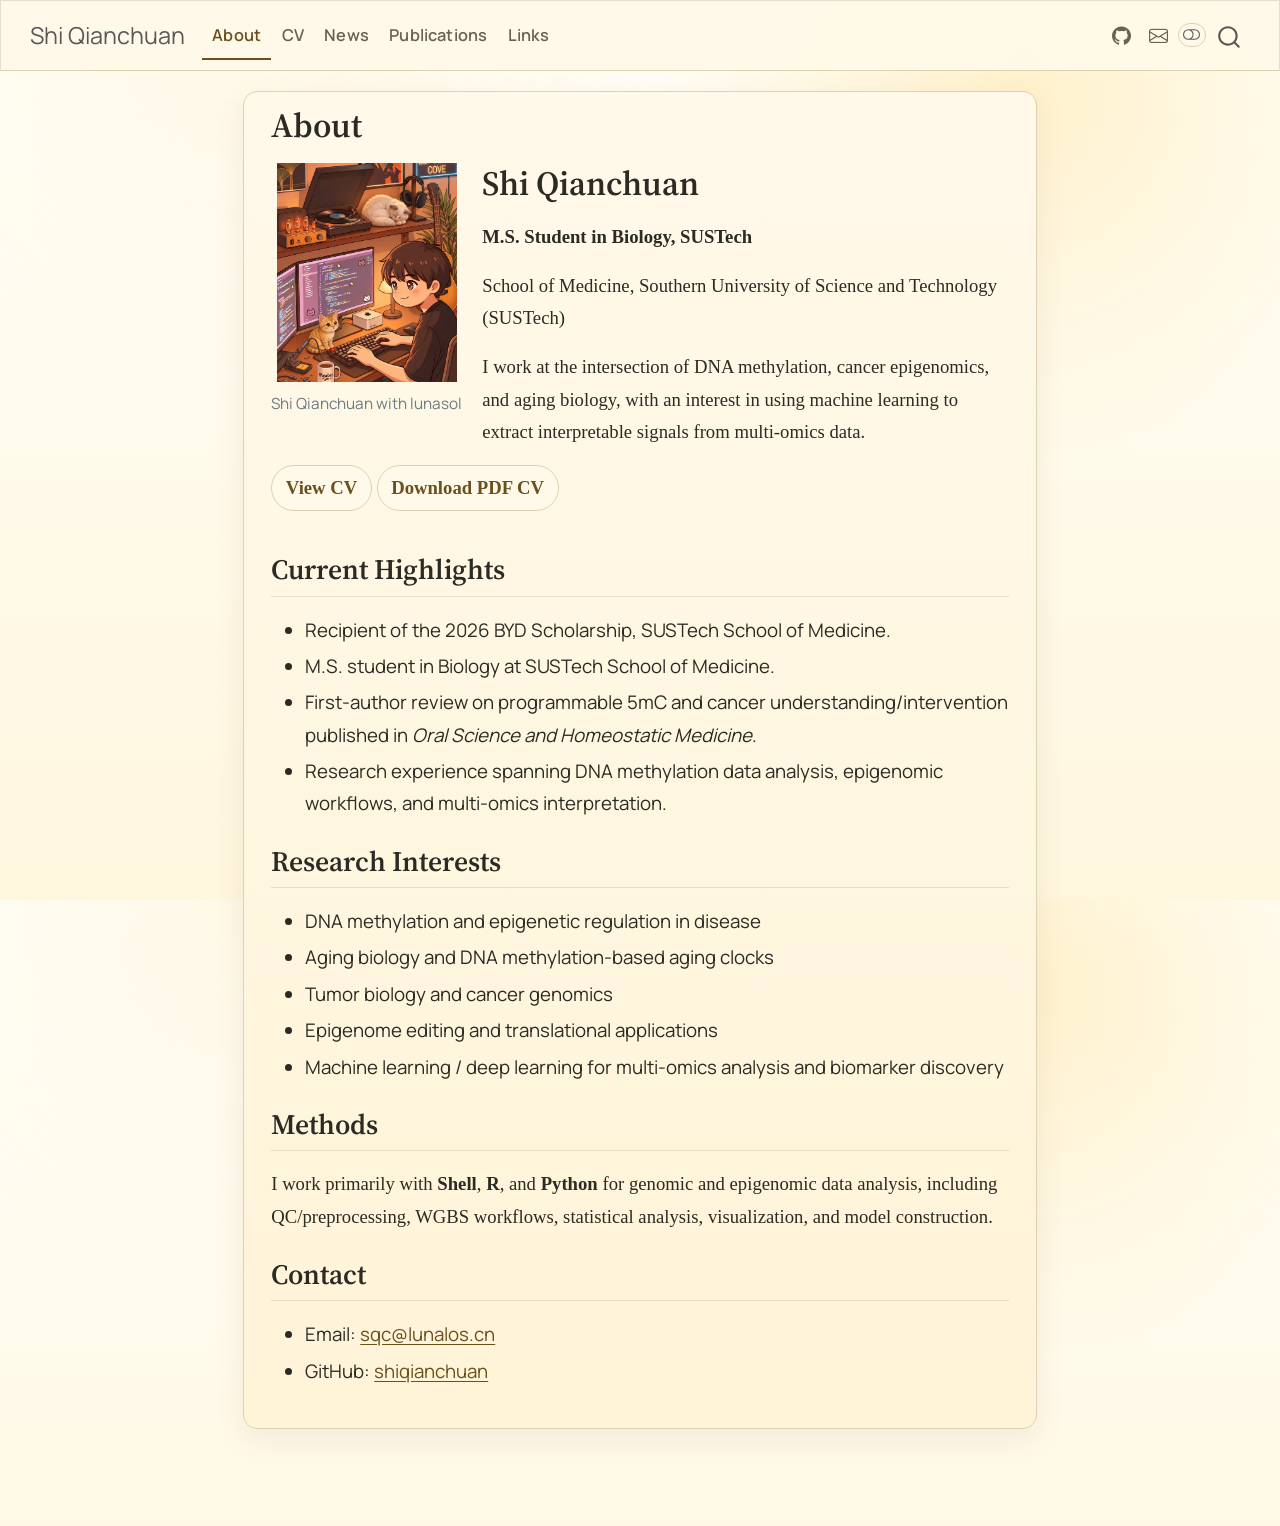
<file: index.html>
<!DOCTYPE html>
<html xmlns="http://www.w3.org/1999/xhtml" lang="en" xml:lang="en"><head>

<meta charset="utf-8">
<meta name="generator" content="quarto-1.9.36">

<meta name="viewport" content="width=device-width, initial-scale=1.0, user-scalable=yes">


<title>About – Shi Qianchuan</title>
<style>
/* Default styles provided by pandoc.
** See https://pandoc.org/MANUAL.html#variables-for-html for config info.
*/
code{white-space: pre-wrap;}
span.smallcaps{font-variant: small-caps;}
div.columns{display: flex; gap: min(4vw, 1.5em);}
div.column{flex: auto; overflow-x: auto;}
div.hanging-indent{margin-left: 1.5em; text-indent: -1.5em;}
ul.task-list{list-style: none;}
ul.task-list li input[type="checkbox"] {
  width: 0.8em;
  margin: 0 0.8em 0.2em -1em; /* quarto-specific, see https://github.com/quarto-dev/quarto-cli/issues/4556 */ 
  vertical-align: middle;
}
</style>


<script src="site_libs/quarto-nav/quarto-nav.js"></script>
<script src="site_libs/quarto-nav/headroom.min.js"></script>
<script src="site_libs/clipboard/clipboard.min.js"></script>
<script src="site_libs/quarto-search/autocomplete.umd.js"></script>
<script src="site_libs/quarto-search/fuse.min.js"></script>
<script src="site_libs/quarto-search/quarto-search.js"></script>
<meta name="quarto:offset" content="./">
<script src="site_libs/quarto-html/quarto.js" type="module"></script>
<script src="site_libs/quarto-html/tabsets/tabsets.js" type="module"></script>
<script src="site_libs/quarto-html/popper.min.js"></script>
<script src="site_libs/quarto-html/tippy.umd.min.js"></script>
<script src="site_libs/quarto-html/anchor.min.js"></script>
<link href="site_libs/quarto-html/tippy.css" rel="stylesheet">
<link href="site_libs/quarto-html/quarto-syntax-highlighting-845c23b38eaddc0f92fda52bfe77a8c8.css" rel="stylesheet" class="quarto-color-scheme" id="quarto-text-highlighting-styles">
<link href="site_libs/quarto-html/quarto-syntax-highlighting-dark-f418161beb48e0141c760e455f12af2c.css" rel="stylesheet" class="quarto-color-scheme quarto-color-alternate" id="quarto-text-highlighting-styles">
<link href="site_libs/quarto-html/quarto-syntax-highlighting-845c23b38eaddc0f92fda52bfe77a8c8.css" rel="stylesheet" class="quarto-color-scheme-extra" id="quarto-text-highlighting-styles">
<script src="site_libs/bootstrap/bootstrap.min.js"></script>
<link href="site_libs/bootstrap/bootstrap-icons.css" rel="stylesheet">
<link href="site_libs/bootstrap/bootstrap-1b5cbb678aba238cc9ecc8dbef59e0a8.min.css" rel="stylesheet" append-hash="true" class="quarto-color-scheme" id="quarto-bootstrap" data-mode="light">
<link href="site_libs/bootstrap/bootstrap-dark-5685cd926c25366c96d9f1407e584118.min.css" rel="stylesheet" append-hash="true" class="quarto-color-scheme quarto-color-alternate" id="quarto-bootstrap" data-mode="dark">
<link href="site_libs/bootstrap/bootstrap-1b5cbb678aba238cc9ecc8dbef59e0a8.min.css" rel="stylesheet" append-hash="true" class="quarto-color-scheme-extra" id="quarto-bootstrap" data-mode="light">
<script id="quarto-search-options" type="application/json">{
  "location": "navbar",
  "copy-button": false,
  "collapse-after": 3,
  "panel-placement": "end",
  "type": "overlay",
  "limit": 50,
  "keyboard-shortcut": [
    "f",
    "/",
    "s"
  ],
  "show-item-context": false,
  "language": {
    "search-no-results-text": "No results",
    "search-matching-documents-text": "matching documents",
    "search-copy-link-title": "Copy link to search",
    "search-hide-matches-text": "Hide additional matches",
    "search-more-match-text": "more match in this document",
    "search-more-matches-text": "more matches in this document",
    "search-clear-button-title": "Clear",
    "search-text-placeholder": "",
    "search-detached-cancel-button-title": "Cancel",
    "search-submit-button-title": "Submit",
    "search-label": "Search"
  }
}</script>


<link rel="stylesheet" href="custom.css">
</head>

<body class="nav-fixed fullcontent quarto-light"><script id="quarto-html-before-body" type="application/javascript">
    const toggleBodyColorMode = (bsSheetEl) => {
      const mode = bsSheetEl.getAttribute("data-mode");
      const bodyEl = window.document.querySelector("body");
      if (mode === "dark") {
        bodyEl.classList.add("quarto-dark");
        bodyEl.classList.remove("quarto-light");
      } else {
        bodyEl.classList.add("quarto-light");
        bodyEl.classList.remove("quarto-dark");
      }
    }
    const toggleBodyColorPrimary = () => {
      const bsSheetEl = window.document.querySelector("link#quarto-bootstrap:not([rel=disabled-stylesheet])");
      if (bsSheetEl) {
        toggleBodyColorMode(bsSheetEl);
      }
    }
    const setColorSchemeToggle = (alternate) => {
      const toggles = window.document.querySelectorAll('.quarto-color-scheme-toggle');
      for (let i=0; i < toggles.length; i++) {
        const toggle = toggles[i];
        if (toggle) {
          if (alternate) {
            toggle.classList.add("alternate");
          } else {
            toggle.classList.remove("alternate");
          }
        }
      }
    };
    const toggleColorMode = (alternate) => {
      // Switch the stylesheets
      const primaryStylesheets = window.document.querySelectorAll('link.quarto-color-scheme:not(.quarto-color-alternate)');
      const alternateStylesheets = window.document.querySelectorAll('link.quarto-color-scheme.quarto-color-alternate');
      manageTransitions('#quarto-margin-sidebar .nav-link', false);
      if (alternate) {
        // note: dark is layered on light, we don't disable primary!
        enableStylesheet(alternateStylesheets);
        for (const sheetNode of alternateStylesheets) {
          if (sheetNode.id === "quarto-bootstrap") {
            toggleBodyColorMode(sheetNode);
          }
        }
      } else {
        disableStylesheet(alternateStylesheets);
        enableStylesheet(primaryStylesheets)
        toggleBodyColorPrimary();
      }
      manageTransitions('#quarto-margin-sidebar .nav-link', true);
      // Switch the toggles
      setColorSchemeToggle(alternate)
      // Hack to workaround the fact that safari doesn't
      // properly recolor the scrollbar when toggling (#1455)
      if (navigator.userAgent.indexOf('Safari') > 0 && navigator.userAgent.indexOf('Chrome') == -1) {
        manageTransitions("body", false);
        window.scrollTo(0, 1);
        setTimeout(() => {
          window.scrollTo(0, 0);
          manageTransitions("body", true);
        }, 40);
      }
    }
    const disableStylesheet = (stylesheets) => {
      for (let i=0; i < stylesheets.length; i++) {
        const stylesheet = stylesheets[i];
        stylesheet.rel = 'disabled-stylesheet';
      }
    }
    const enableStylesheet = (stylesheets) => {
      for (let i=0; i < stylesheets.length; i++) {
        const stylesheet = stylesheets[i];
        if(stylesheet.rel !== 'stylesheet') { // for Chrome, which will still FOUC without this check
          stylesheet.rel = 'stylesheet';
        }
      }
    }
    const manageTransitions = (selector, allowTransitions) => {
      const els = window.document.querySelectorAll(selector);
      for (let i=0; i < els.length; i++) {
        const el = els[i];
        if (allowTransitions) {
          el.classList.remove('notransition');
        } else {
          el.classList.add('notransition');
        }
      }
    }
    const isFileUrl = () => {
      return window.location.protocol === 'file:';
    }
    const hasAlternateSentinel = () => {
      let styleSentinel = getColorSchemeSentinel();
      if (styleSentinel !== null) {
        return styleSentinel === "alternate";
      } else {
        return false;
      }
    }
    const setStyleSentinel = (alternate) => {
      const value = alternate ? "alternate" : "default";
      if (!isFileUrl()) {
        window.localStorage.setItem("quarto-color-scheme", value);
      } else {
        localAlternateSentinel = value;
      }
    }
    const getColorSchemeSentinel = () => {
      if (!isFileUrl()) {
        const storageValue = window.localStorage.getItem("quarto-color-scheme");
        return storageValue != null ? storageValue : localAlternateSentinel;
      } else {
        return localAlternateSentinel;
      }
    }
    const toggleGiscusIfUsed = (isAlternate, darkModeDefault) => {
      const baseTheme = document.querySelector('#giscus-base-theme')?.value ?? 'light';
      const alternateTheme = document.querySelector('#giscus-alt-theme')?.value ?? 'dark';
      let newTheme = '';
      if(authorPrefersDark) {
        newTheme = isAlternate ? baseTheme : alternateTheme;
      } else {
        newTheme = isAlternate ? alternateTheme : baseTheme;
      }
      const changeGiscusTheme = () => {
        // From: https://github.com/giscus/giscus/issues/336
        const sendMessage = (message) => {
          const iframe = document.querySelector('iframe.giscus-frame');
          if (!iframe) return;
          iframe.contentWindow.postMessage({ giscus: message }, 'https://giscus.app');
        }
        sendMessage({
          setConfig: {
            theme: newTheme
          }
        });
      }
      const isGiscussLoaded = window.document.querySelector('iframe.giscus-frame') !== null;
      if (isGiscussLoaded) {
        changeGiscusTheme();
      }
    };
    const authorPrefersDark = false;
    const queryPrefersDark = window.matchMedia('(prefers-color-scheme: dark)');
    const darkModeDefault = queryPrefersDark.matches;
      document.querySelector('link#quarto-text-highlighting-styles.quarto-color-scheme-extra').rel = 'disabled-stylesheet';
      document.querySelector('link#quarto-bootstrap.quarto-color-scheme-extra').rel = 'disabled-stylesheet';
    let localAlternateSentinel = darkModeDefault ? 'alternate' : 'default';
    // Dark / light mode switch
    window.quartoToggleColorScheme = () => {
      // Read the current dark / light value
      let toAlternate = !hasAlternateSentinel();
      toggleColorMode(toAlternate);
      setStyleSentinel(toAlternate);
      toggleGiscusIfUsed(toAlternate, darkModeDefault);
      window.dispatchEvent(new Event('resize'));
    };
    queryPrefersDark.addEventListener("change", e => {
      if(window.localStorage.getItem("quarto-color-scheme") !== null)
        return;
      const alternate = e.matches
      toggleColorMode(alternate);
      localAlternateSentinel = e.matches ? 'alternate' : 'default'; // this is used alongside local storage!
      toggleGiscusIfUsed(alternate, darkModeDefault);
    });
    // Switch to dark mode if need be
    if (hasAlternateSentinel()) {
      toggleColorMode(true);
    } else {
      toggleColorMode(false);
    }
  </script>

<div id="quarto-search-results"></div>
  <header id="quarto-header" class="headroom fixed-top">
    <nav class="navbar navbar-expand-lg " data-bs-theme="dark">
      <div class="navbar-container container-fluid">
      <div class="navbar-brand-container mx-auto">
    <a class="navbar-brand" href="./index.html">
    <span class="navbar-title">Shi Qianchuan</span>
    </a>
  </div>
            <div id="quarto-search" class="" title="Search"></div>
          <button class="navbar-toggler" type="button" data-bs-toggle="collapse" data-bs-target="#navbarCollapse" aria-controls="navbarCollapse" role="menu" aria-expanded="false" aria-label="Toggle navigation" onclick="if (window.quartoToggleHeadroom) { window.quartoToggleHeadroom(); }">
  <span class="navbar-toggler-icon"></span>
</button>
          <div class="collapse navbar-collapse" id="navbarCollapse">
            <ul class="navbar-nav navbar-nav-scroll me-auto">
  <li class="nav-item">
    <a class="nav-link active" href="./index.html" aria-current="page"> 
<span class="menu-text">About</span></a>
  </li>  
  <li class="nav-item">
    <a class="nav-link" href="./cv.html"> 
<span class="menu-text">CV</span></a>
  </li>  
  <li class="nav-item">
    <a class="nav-link" href="./news.html"> 
<span class="menu-text">News</span></a>
  </li>  
  <li class="nav-item">
    <a class="nav-link" href="./publications.html"> 
<span class="menu-text">Publications</span></a>
  </li>  
  <li class="nav-item">
    <a class="nav-link" href="./links.html"> 
<span class="menu-text">Links</span></a>
  </li>  
</ul>
            <ul class="navbar-nav navbar-nav-scroll ms-auto">
  <li class="nav-item compact">
    <a class="nav-link" href="https://github.com/shiqianchuan"> <i class="bi bi-github" role="img">
</i> 
<span class="menu-text"></span></a>
  </li>  
  <li class="nav-item compact">
    <a class="nav-link" href="mailto:sqc@lunalos.cn"> <i class="bi bi-envelope" role="img">
</i> 
<span class="menu-text"></span></a>
  </li>  
</ul>
          </div> <!-- /navcollapse -->
            <div class="quarto-navbar-tools">
  <a href="" class="quarto-color-scheme-toggle quarto-navigation-tool  px-1" onclick="window.quartoToggleColorScheme(); return false;" title="Toggle dark mode"><i class="bi"></i></a>
</div>
      </div> <!-- /container-fluid -->
    </nav>
</header>
<!-- content -->
<div id="quarto-content" class="quarto-container page-columns page-rows-contents page-layout-article page-navbar">
<!-- sidebar -->
<!-- margin-sidebar -->
    
<!-- main -->
<main class="content" id="quarto-document-content">


<header id="title-block-header" class="quarto-title-block default">
<div class="quarto-title">
<h1 class="title">About</h1>
</div>



<div class="quarto-title-meta">

    
  
    
  </div>
  


</header>


<div class="quarto-figure quarto-figure-center" style="float: left; margin-right: 20px; margin-bottom: 10px; border-radius: 14px;">
<figure class="figure">
<p><img src="about_picture/avatar-two-cats.png" class="img-fluid figure-img" width="180"></p>
<figcaption>Shi Qianchuan with lunasol</figcaption>
</figure>
</div>
<section id="shi-qianchuan" class="level1">
<h1>Shi Qianchuan</h1>
<p><strong>M.S. Student in Biology, SUSTech</strong></p>
<p>School of Medicine, Southern University of Science and Technology (SUSTech)</p>
<p>I work at the intersection of DNA methylation, cancer epigenomics, and aging biology, with an interest in using machine learning to extract interpretable signals from multi-omics data.</p>
<div class="profile-actions">
<p><a href="./cv.html">View CV</a> <a href="cv.pdf">Download PDF CV</a></p>
</div>
<section id="current-highlights" class="level2">
<h2 class="anchored" data-anchor-id="current-highlights">Current Highlights</h2>
<ul>
<li>Recipient of the 2026 BYD Scholarship, SUSTech School of Medicine.</li>
<li>M.S. student in Biology at SUSTech School of Medicine.</li>
<li>First-author review on programmable 5mC and cancer understanding/intervention published in <em>Oral Science and Homeostatic Medicine</em>.</li>
<li>Research experience spanning DNA methylation data analysis, epigenomic workflows, and multi-omics interpretation.</li>
</ul>
</section>
<section id="research-interests" class="level2">
<h2 class="anchored" data-anchor-id="research-interests">Research Interests</h2>
<ul>
<li>DNA methylation and epigenetic regulation in disease</li>
<li>Aging biology and DNA methylation-based aging clocks</li>
<li>Tumor biology and cancer genomics</li>
<li>Epigenome editing and translational applications</li>
<li>Machine learning / deep learning for multi-omics analysis and biomarker discovery</li>
</ul>
</section>
<section id="methods" class="level2">
<h2 class="anchored" data-anchor-id="methods">Methods</h2>
<p>I work primarily with <strong>Shell</strong>, <strong>R</strong>, and <strong>Python</strong> for genomic and epigenomic data analysis, including QC/preprocessing, WGBS workflows, statistical analysis, visualization, and model construction.</p>
</section>
<section id="contact" class="level2">
<h2 class="anchored" data-anchor-id="contact">Contact</h2>
<ul>
<li>Email: <a href="mailto:sqc@lunalos.cn">sqc@lunalos.cn</a></li>
<li>GitHub: <a href="https://github.com/shiqianchuan">shiqianchuan</a></li>
</ul>


</section>
</section>

</main> <!-- /main -->
<script id="quarto-html-after-body" type="application/javascript">
  window.document.addEventListener("DOMContentLoaded", function (event) {
    // Ensure there is a toggle, if there isn't float one in the top right
    if (window.document.querySelector('.quarto-color-scheme-toggle') === null) {
      const a = window.document.createElement('a');
      a.classList.add('top-right');
      a.classList.add('quarto-color-scheme-toggle');
      a.href = "";
      a.onclick = function() { try { window.quartoToggleColorScheme(); } catch {} return false; };
      const i = window.document.createElement("i");
      i.classList.add('bi');
      a.appendChild(i);
      window.document.body.appendChild(a);
    }
    setColorSchemeToggle(hasAlternateSentinel())
    const icon = "";
    const anchorJS = new window.AnchorJS();
    anchorJS.options = {
      placement: 'right',
      icon: icon
    };
    anchorJS.add('.anchored');
    const isCodeAnnotation = (el) => {
      for (const clz of el.classList) {
        if (clz.startsWith('code-annotation-')) {                     
          return true;
        }
      }
      return false;
    }
    const onCopySuccess = function(e) {
      // button target
      const button = e.trigger;
      // don't keep focus
      button.blur();
      // flash "checked"
      button.classList.add('code-copy-button-checked');
      var currentTitle = button.getAttribute("title");
      button.setAttribute("title", "Copied!");
      let tooltip;
      if (window.bootstrap) {
        button.setAttribute("data-bs-toggle", "tooltip");
        button.setAttribute("data-bs-placement", "left");
        button.setAttribute("data-bs-title", "Copied!");
        tooltip = new bootstrap.Tooltip(button, 
          { trigger: "manual", 
            customClass: "code-copy-button-tooltip",
            offset: [0, -8]});
        tooltip.show();    
      }
      setTimeout(function() {
        if (tooltip) {
          tooltip.hide();
          button.removeAttribute("data-bs-title");
          button.removeAttribute("data-bs-toggle");
          button.removeAttribute("data-bs-placement");
        }
        button.setAttribute("title", currentTitle);
        button.classList.remove('code-copy-button-checked');
      }, 1000);
      // clear code selection
      e.clearSelection();
    }
    const getTextToCopy = function(trigger) {
      const outerScaffold = trigger.parentElement.cloneNode(true);
      const codeEl = outerScaffold.querySelector('code');
      for (const childEl of codeEl.children) {
        if (isCodeAnnotation(childEl)) {
          childEl.remove();
        }
      }
      return codeEl.innerText;
    }
    const clipboard = new window.ClipboardJS('.code-copy-button:not([data-in-quarto-modal])', {
      text: getTextToCopy
    });
    clipboard.on('success', onCopySuccess);
    if (window.document.getElementById('quarto-embedded-source-code-modal')) {
      const clipboardModal = new window.ClipboardJS('.code-copy-button[data-in-quarto-modal]', {
        text: getTextToCopy,
        container: window.document.getElementById('quarto-embedded-source-code-modal')
      });
      clipboardModal.on('success', onCopySuccess);
    }
      var localhostRegex = new RegExp(/^(?:http|https):\/\/localhost\:?[0-9]*\//);
      var mailtoRegex = new RegExp(/^mailto:/);
        var filterRegex = new RegExp("https:\/\/qianchuanshi\.github\.io");
      var isInternal = (href) => {
          return filterRegex.test(href) || localhostRegex.test(href) || mailtoRegex.test(href);
      }
      // Inspect non-navigation links and adorn them if external
     var links = window.document.querySelectorAll('a[href]:not(.nav-link):not(.navbar-brand):not(.toc-action):not(.sidebar-link):not(.sidebar-item-toggle):not(.pagination-link):not(.no-external):not([aria-hidden]):not(.dropdown-item):not(.quarto-navigation-tool):not(.about-link)');
      for (var i=0; i<links.length; i++) {
        const link = links[i];
        if (!isInternal(link.href)) {
          // undo the damage that might have been done by quarto-nav.js in the case of
          // links that we want to consider external
          if (link.dataset.originalHref !== undefined) {
            link.href = link.dataset.originalHref;
          }
        }
      }
    function tippyHover(el, contentFn, onTriggerFn, onUntriggerFn) {
      const config = {
        allowHTML: true,
        maxWidth: 500,
        delay: 100,
        arrow: false,
        appendTo: function(el) {
            return el.parentElement;
        },
        interactive: true,
        interactiveBorder: 10,
        theme: 'quarto',
        placement: 'bottom-start',
      };
      if (contentFn) {
        config.content = contentFn;
      }
      if (onTriggerFn) {
        config.onTrigger = onTriggerFn;
      }
      if (onUntriggerFn) {
        config.onUntrigger = onUntriggerFn;
      }
      window.tippy(el, config); 
    }
    const noterefs = window.document.querySelectorAll('a[role="doc-noteref"]');
    for (var i=0; i<noterefs.length; i++) {
      const ref = noterefs[i];
      tippyHover(ref, function() {
        // use id or data attribute instead here
        let href = ref.getAttribute('data-footnote-href') || ref.getAttribute('href');
        try { href = new URL(href).hash; } catch {}
        const id = href.replace(/^#\/?/, "");
        const note = window.document.getElementById(id);
        if (note) {
          return note.innerHTML;
        } else {
          return "";
        }
      });
    }
    const xrefs = window.document.querySelectorAll('a.quarto-xref');
    const processXRef = (id, note) => {
      // Strip column container classes
      const stripColumnClz = (el) => {
        el.classList.remove("page-full", "page-columns");
        if (el.children) {
          for (const child of el.children) {
            stripColumnClz(child);
          }
        }
      }
      stripColumnClz(note)
      if (id === null || id.startsWith('sec-')) {
        // Special case sections, only their first couple elements
        const container = document.createElement("div");
        if (note.children && note.children.length > 2) {
          container.appendChild(note.children[0].cloneNode(true));
          for (let i = 1; i < note.children.length; i++) {
            const child = note.children[i];
            if (child.tagName === "P" && child.innerText === "") {
              continue;
            } else {
              container.appendChild(child.cloneNode(true));
              break;
            }
          }
          if (window.Quarto?.typesetMath) {
            window.Quarto.typesetMath(container);
          }
          return container.innerHTML
        } else {
          if (window.Quarto?.typesetMath) {
            window.Quarto.typesetMath(note);
          }
          return note.innerHTML;
        }
      } else {
        // Remove any anchor links if they are present
        const anchorLink = note.querySelector('a.anchorjs-link');
        if (anchorLink) {
          anchorLink.remove();
        }
        if (window.Quarto?.typesetMath) {
          window.Quarto.typesetMath(note);
        }
        if (note.classList.contains("callout")) {
          return note.outerHTML;
        } else {
          return note.innerHTML;
        }
      }
    }
    for (var i=0; i<xrefs.length; i++) {
      const xref = xrefs[i];
      tippyHover(xref, undefined, function(instance) {
        instance.disable();
        let url = xref.getAttribute('href');
        let hash = undefined; 
        if (url.startsWith('#')) {
          hash = url;
        } else {
          try { hash = new URL(url).hash; } catch {}
        }
        if (hash) {
          const id = hash.replace(/^#\/?/, "");
          const note = window.document.getElementById(id);
          if (note !== null) {
            try {
              const html = processXRef(id, note.cloneNode(true));
              instance.setContent(html);
            } finally {
              instance.enable();
              instance.show();
            }
          } else {
            // See if we can fetch this
            fetch(url.split('#')[0])
            .then(res => res.text())
            .then(html => {
              const parser = new DOMParser();
              const htmlDoc = parser.parseFromString(html, "text/html");
              const note = htmlDoc.getElementById(id);
              if (note !== null) {
                const html = processXRef(id, note);
                instance.setContent(html);
              } 
            }).finally(() => {
              instance.enable();
              instance.show();
            });
          }
        } else {
          // See if we can fetch a full url (with no hash to target)
          // This is a special case and we should probably do some content thinning / targeting
          fetch(url)
          .then(res => res.text())
          .then(html => {
            const parser = new DOMParser();
            const htmlDoc = parser.parseFromString(html, "text/html");
            const note = htmlDoc.querySelector('main.content');
            if (note !== null) {
              // This should only happen for chapter cross references
              // (since there is no id in the URL)
              // remove the first header
              if (note.children.length > 0 && note.children[0].tagName === "HEADER") {
                note.children[0].remove();
              }
              const html = processXRef(null, note);
              instance.setContent(html);
            } 
          }).finally(() => {
            instance.enable();
            instance.show();
          });
        }
      }, function(instance) {
      });
    }
        let selectedAnnoteEl;
        const selectorForAnnotation = ( cell, annotation) => {
          let cellAttr = 'data-code-cell="' + cell + '"';
          let lineAttr = 'data-code-annotation="' +  annotation + '"';
          const selector = 'span[' + cellAttr + '][' + lineAttr + ']';
          return selector;
        }
        const selectCodeLines = (annoteEl) => {
          const doc = window.document;
          const targetCell = annoteEl.getAttribute("data-target-cell");
          const targetAnnotation = annoteEl.getAttribute("data-target-annotation");
          const annoteSpan = window.document.querySelector(selectorForAnnotation(targetCell, targetAnnotation));
          const lines = annoteSpan.getAttribute("data-code-lines").split(",");
          const lineIds = lines.map((line) => {
            return targetCell + "-" + line;
          })
          let top = null;
          let height = null;
          let parent = null;
          if (lineIds.length > 0) {
              //compute the position of the single el (top and bottom and make a div)
              const el = window.document.getElementById(lineIds[0]);
              top = el.offsetTop;
              height = el.offsetHeight;
              parent = el.parentElement.parentElement;
            if (lineIds.length > 1) {
              const lastEl = window.document.getElementById(lineIds[lineIds.length - 1]);
              const bottom = lastEl.offsetTop + lastEl.offsetHeight;
              height = bottom - top;
            }
            if (top !== null && height !== null && parent !== null) {
              // cook up a div (if necessary) and position it 
              let div = window.document.getElementById("code-annotation-line-highlight");
              if (div === null) {
                div = window.document.createElement("div");
                div.setAttribute("id", "code-annotation-line-highlight");
                div.style.position = 'absolute';
                parent.appendChild(div);
              }
              div.style.top = top - 2 + "px";
              div.style.height = height + 4 + "px";
              div.style.left = 0;
              let gutterDiv = window.document.getElementById("code-annotation-line-highlight-gutter");
              if (gutterDiv === null) {
                gutterDiv = window.document.createElement("div");
                gutterDiv.setAttribute("id", "code-annotation-line-highlight-gutter");
                gutterDiv.style.position = 'absolute';
                const codeCell = window.document.getElementById(targetCell);
                const gutter = codeCell.querySelector('.code-annotation-gutter');
                gutter.appendChild(gutterDiv);
              }
              gutterDiv.style.top = top - 2 + "px";
              gutterDiv.style.height = height + 4 + "px";
            }
            selectedAnnoteEl = annoteEl;
          }
        };
        const unselectCodeLines = () => {
          const elementsIds = ["code-annotation-line-highlight", "code-annotation-line-highlight-gutter"];
          elementsIds.forEach((elId) => {
            const div = window.document.getElementById(elId);
            if (div) {
              div.remove();
            }
          });
          selectedAnnoteEl = undefined;
        };
          // Handle positioning of the toggle
      window.addEventListener(
        "resize",
        throttle(() => {
          elRect = undefined;
          if (selectedAnnoteEl) {
            selectCodeLines(selectedAnnoteEl);
          }
        }, 10)
      );
      function throttle(fn, ms) {
      let throttle = false;
      let timer;
        return (...args) => {
          if(!throttle) { // first call gets through
              fn.apply(this, args);
              throttle = true;
          } else { // all the others get throttled
              if(timer) clearTimeout(timer); // cancel #2
              timer = setTimeout(() => {
                fn.apply(this, args);
                timer = throttle = false;
              }, ms);
          }
        };
      }
        // Attach click handler to the DT
        const annoteDls = window.document.querySelectorAll('dt[data-target-cell]');
        for (const annoteDlNode of annoteDls) {
          annoteDlNode.addEventListener('click', (event) => {
            const clickedEl = event.target;
            if (clickedEl !== selectedAnnoteEl) {
              unselectCodeLines();
              const activeEl = window.document.querySelector('dt[data-target-cell].code-annotation-active');
              if (activeEl) {
                activeEl.classList.remove('code-annotation-active');
              }
              selectCodeLines(clickedEl);
              clickedEl.classList.add('code-annotation-active');
            } else {
              // Unselect the line
              unselectCodeLines();
              clickedEl.classList.remove('code-annotation-active');
            }
          });
        }
    const findCites = (el) => {
      const parentEl = el.parentElement;
      if (parentEl) {
        const cites = parentEl.dataset.cites;
        if (cites) {
          return {
            el,
            cites: cites.split(' ')
          };
        } else {
          return findCites(el.parentElement)
        }
      } else {
        return undefined;
      }
    };
    var bibliorefs = window.document.querySelectorAll('a[role="doc-biblioref"]');
    for (var i=0; i<bibliorefs.length; i++) {
      const ref = bibliorefs[i];
      const citeInfo = findCites(ref);
      if (citeInfo) {
        tippyHover(citeInfo.el, function() {
          var popup = window.document.createElement('div');
          citeInfo.cites.forEach(function(cite) {
            var citeDiv = window.document.createElement('div');
            citeDiv.classList.add('hanging-indent');
            citeDiv.classList.add('csl-entry');
            var biblioDiv = window.document.getElementById('ref-' + cite);
            if (biblioDiv) {
              citeDiv.innerHTML = biblioDiv.innerHTML;
            }
            popup.appendChild(citeDiv);
          });
          return popup.innerHTML;
        });
      }
    }
  });
  </script>
</div> <!-- /content -->




</body></html>
</file>
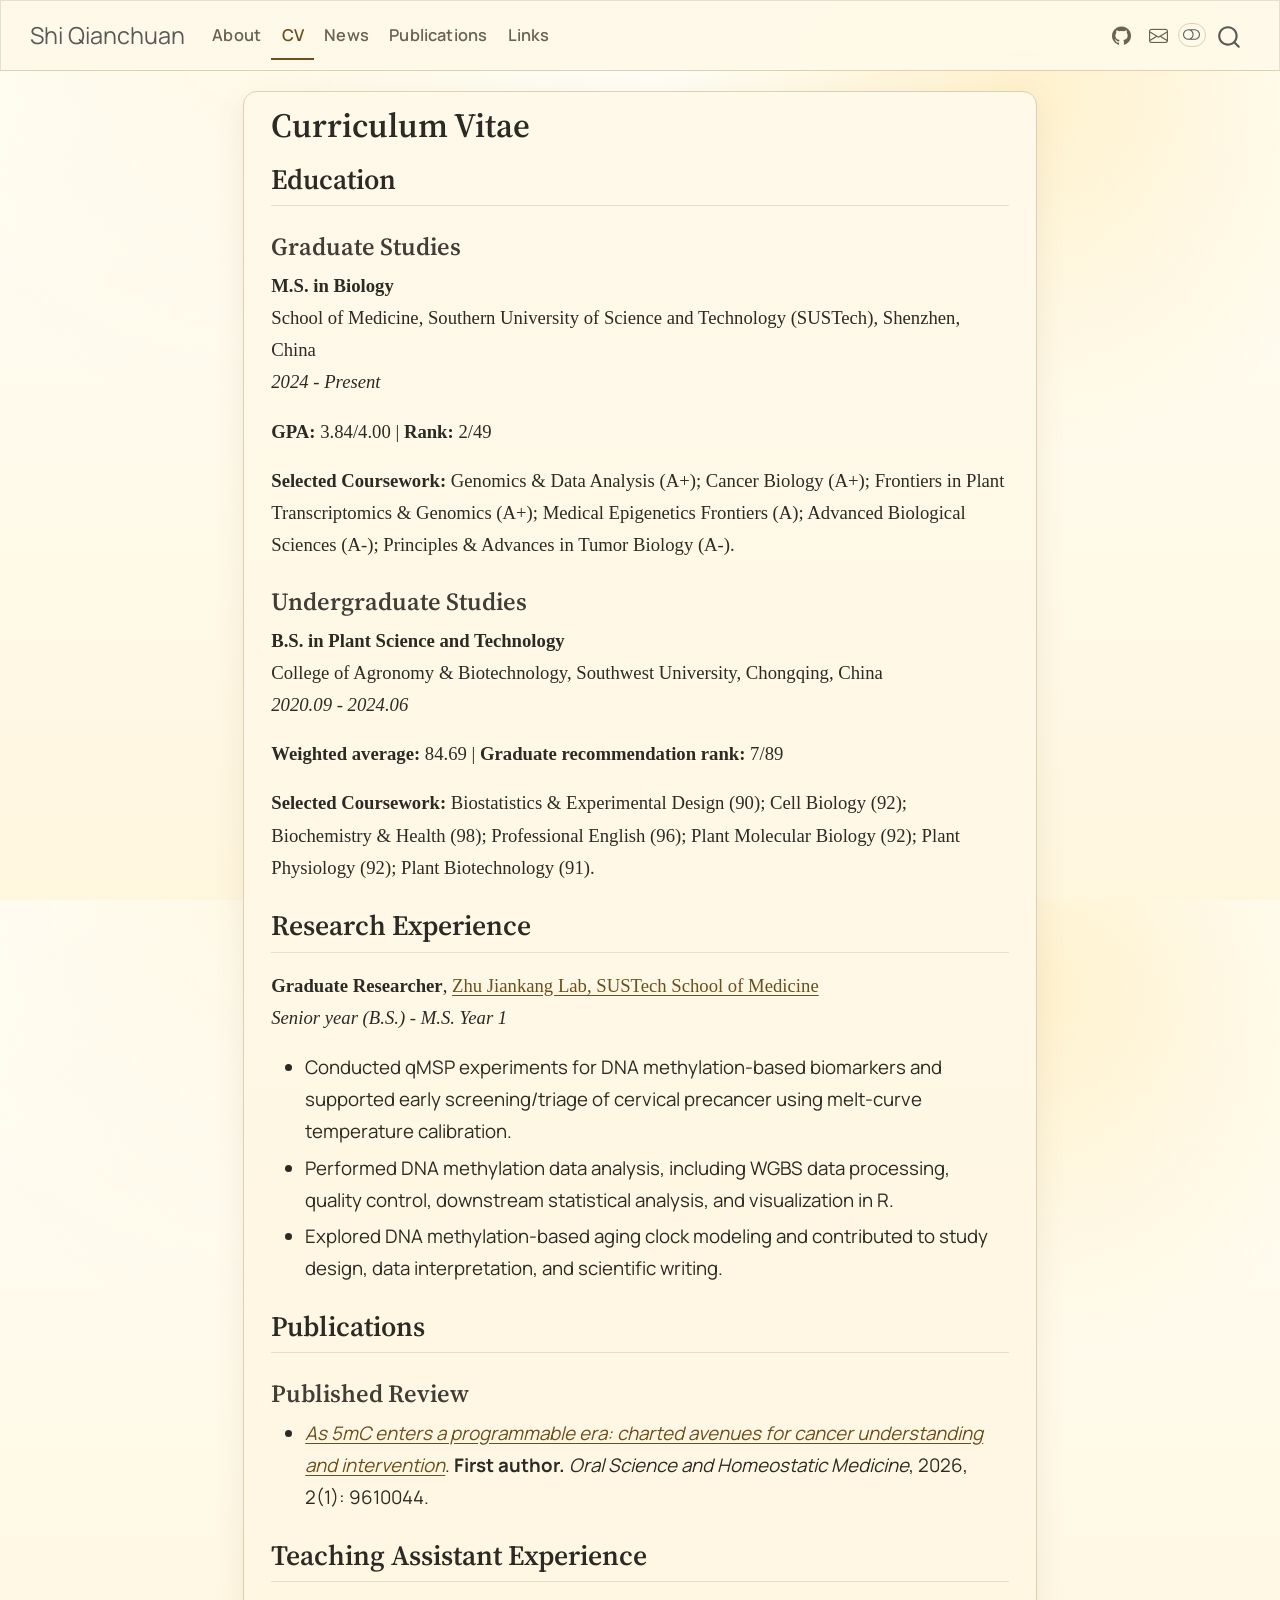
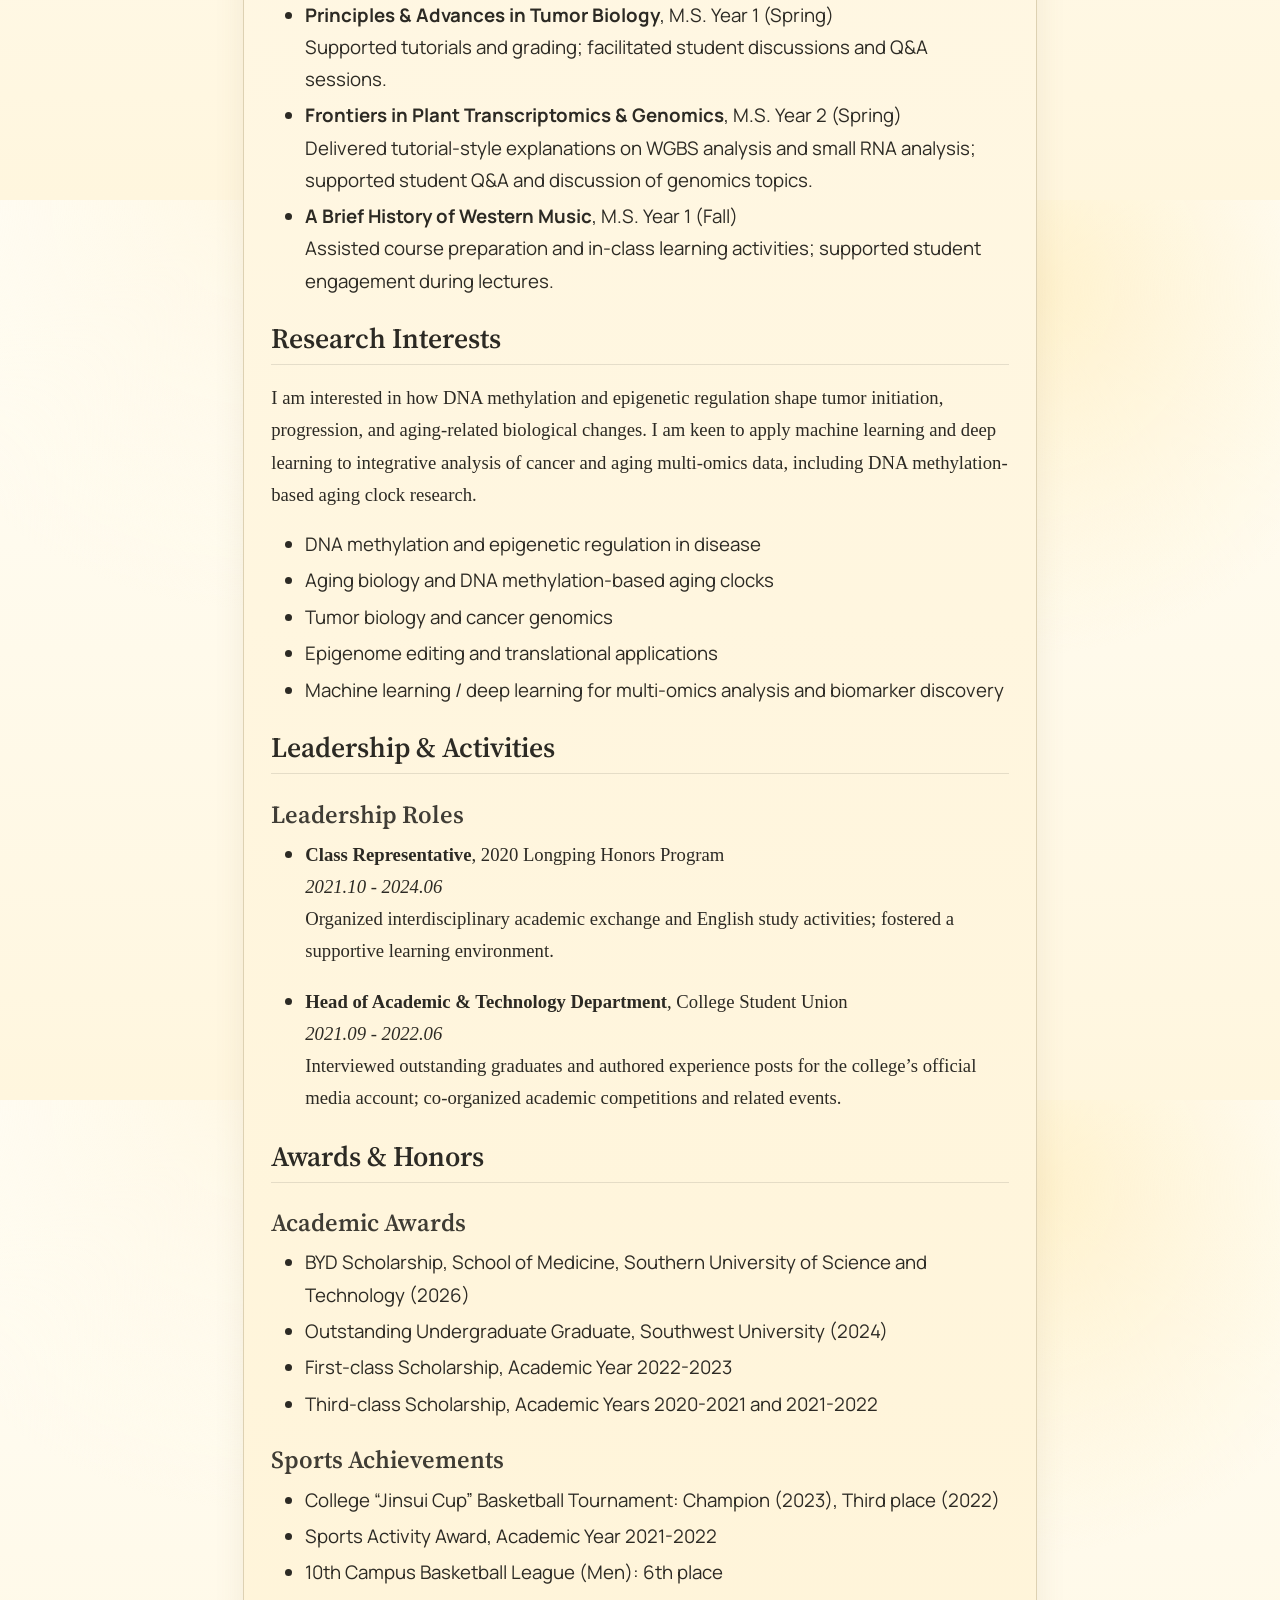
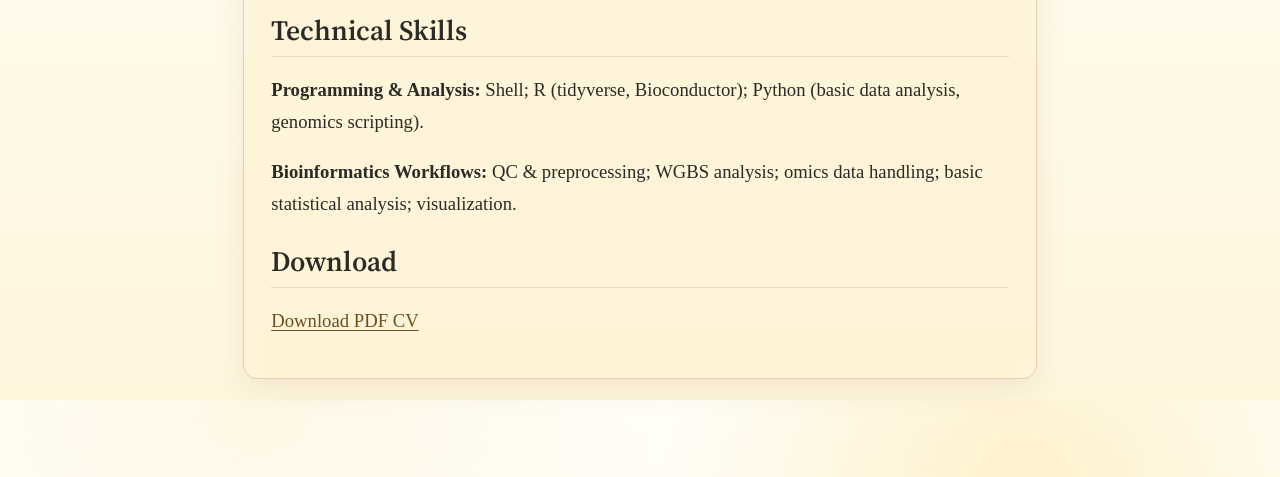
<file: cv.html>
<!DOCTYPE html>
<html xmlns="http://www.w3.org/1999/xhtml" lang="en" xml:lang="en"><head>

<meta charset="utf-8">
<meta name="generator" content="quarto-1.9.36">

<meta name="viewport" content="width=device-width, initial-scale=1.0, user-scalable=yes">


<title>Curriculum Vitae – Shi Qianchuan</title>
<style>
/* Default styles provided by pandoc.
** See https://pandoc.org/MANUAL.html#variables-for-html for config info.
*/
code{white-space: pre-wrap;}
span.smallcaps{font-variant: small-caps;}
div.columns{display: flex; gap: min(4vw, 1.5em);}
div.column{flex: auto; overflow-x: auto;}
div.hanging-indent{margin-left: 1.5em; text-indent: -1.5em;}
ul.task-list{list-style: none;}
ul.task-list li input[type="checkbox"] {
  width: 0.8em;
  margin: 0 0.8em 0.2em -1em; /* quarto-specific, see https://github.com/quarto-dev/quarto-cli/issues/4556 */ 
  vertical-align: middle;
}
</style>


<script src="site_libs/quarto-nav/quarto-nav.js"></script>
<script src="site_libs/quarto-nav/headroom.min.js"></script>
<script src="site_libs/clipboard/clipboard.min.js"></script>
<script src="site_libs/quarto-search/autocomplete.umd.js"></script>
<script src="site_libs/quarto-search/fuse.min.js"></script>
<script src="site_libs/quarto-search/quarto-search.js"></script>
<meta name="quarto:offset" content="./">
<script src="site_libs/quarto-html/quarto.js" type="module"></script>
<script src="site_libs/quarto-html/tabsets/tabsets.js" type="module"></script>
<script src="site_libs/quarto-html/popper.min.js"></script>
<script src="site_libs/quarto-html/tippy.umd.min.js"></script>
<script src="site_libs/quarto-html/anchor.min.js"></script>
<link href="site_libs/quarto-html/tippy.css" rel="stylesheet">
<link href="site_libs/quarto-html/quarto-syntax-highlighting-845c23b38eaddc0f92fda52bfe77a8c8.css" rel="stylesheet" class="quarto-color-scheme" id="quarto-text-highlighting-styles">
<link href="site_libs/quarto-html/quarto-syntax-highlighting-dark-f418161beb48e0141c760e455f12af2c.css" rel="stylesheet" class="quarto-color-scheme quarto-color-alternate" id="quarto-text-highlighting-styles">
<link href="site_libs/quarto-html/quarto-syntax-highlighting-845c23b38eaddc0f92fda52bfe77a8c8.css" rel="stylesheet" class="quarto-color-scheme-extra" id="quarto-text-highlighting-styles">
<script src="site_libs/bootstrap/bootstrap.min.js"></script>
<link href="site_libs/bootstrap/bootstrap-icons.css" rel="stylesheet">
<link href="site_libs/bootstrap/bootstrap-1b5cbb678aba238cc9ecc8dbef59e0a8.min.css" rel="stylesheet" append-hash="true" class="quarto-color-scheme" id="quarto-bootstrap" data-mode="light">
<link href="site_libs/bootstrap/bootstrap-dark-5685cd926c25366c96d9f1407e584118.min.css" rel="stylesheet" append-hash="true" class="quarto-color-scheme quarto-color-alternate" id="quarto-bootstrap" data-mode="dark">
<link href="site_libs/bootstrap/bootstrap-1b5cbb678aba238cc9ecc8dbef59e0a8.min.css" rel="stylesheet" append-hash="true" class="quarto-color-scheme-extra" id="quarto-bootstrap" data-mode="light">
<script id="quarto-search-options" type="application/json">{
  "location": "navbar",
  "copy-button": false,
  "collapse-after": 3,
  "panel-placement": "end",
  "type": "overlay",
  "limit": 50,
  "keyboard-shortcut": [
    "f",
    "/",
    "s"
  ],
  "show-item-context": false,
  "language": {
    "search-no-results-text": "No results",
    "search-matching-documents-text": "matching documents",
    "search-copy-link-title": "Copy link to search",
    "search-hide-matches-text": "Hide additional matches",
    "search-more-match-text": "more match in this document",
    "search-more-matches-text": "more matches in this document",
    "search-clear-button-title": "Clear",
    "search-text-placeholder": "",
    "search-detached-cancel-button-title": "Cancel",
    "search-submit-button-title": "Submit",
    "search-label": "Search"
  }
}</script>


<link rel="stylesheet" href="custom.css">
</head>

<body class="nav-fixed fullcontent quarto-light"><script id="quarto-html-before-body" type="application/javascript">
    const toggleBodyColorMode = (bsSheetEl) => {
      const mode = bsSheetEl.getAttribute("data-mode");
      const bodyEl = window.document.querySelector("body");
      if (mode === "dark") {
        bodyEl.classList.add("quarto-dark");
        bodyEl.classList.remove("quarto-light");
      } else {
        bodyEl.classList.add("quarto-light");
        bodyEl.classList.remove("quarto-dark");
      }
    }
    const toggleBodyColorPrimary = () => {
      const bsSheetEl = window.document.querySelector("link#quarto-bootstrap:not([rel=disabled-stylesheet])");
      if (bsSheetEl) {
        toggleBodyColorMode(bsSheetEl);
      }
    }
    const setColorSchemeToggle = (alternate) => {
      const toggles = window.document.querySelectorAll('.quarto-color-scheme-toggle');
      for (let i=0; i < toggles.length; i++) {
        const toggle = toggles[i];
        if (toggle) {
          if (alternate) {
            toggle.classList.add("alternate");
          } else {
            toggle.classList.remove("alternate");
          }
        }
      }
    };
    const toggleColorMode = (alternate) => {
      // Switch the stylesheets
      const primaryStylesheets = window.document.querySelectorAll('link.quarto-color-scheme:not(.quarto-color-alternate)');
      const alternateStylesheets = window.document.querySelectorAll('link.quarto-color-scheme.quarto-color-alternate');
      manageTransitions('#quarto-margin-sidebar .nav-link', false);
      if (alternate) {
        // note: dark is layered on light, we don't disable primary!
        enableStylesheet(alternateStylesheets);
        for (const sheetNode of alternateStylesheets) {
          if (sheetNode.id === "quarto-bootstrap") {
            toggleBodyColorMode(sheetNode);
          }
        }
      } else {
        disableStylesheet(alternateStylesheets);
        enableStylesheet(primaryStylesheets)
        toggleBodyColorPrimary();
      }
      manageTransitions('#quarto-margin-sidebar .nav-link', true);
      // Switch the toggles
      setColorSchemeToggle(alternate)
      // Hack to workaround the fact that safari doesn't
      // properly recolor the scrollbar when toggling (#1455)
      if (navigator.userAgent.indexOf('Safari') > 0 && navigator.userAgent.indexOf('Chrome') == -1) {
        manageTransitions("body", false);
        window.scrollTo(0, 1);
        setTimeout(() => {
          window.scrollTo(0, 0);
          manageTransitions("body", true);
        }, 40);
      }
    }
    const disableStylesheet = (stylesheets) => {
      for (let i=0; i < stylesheets.length; i++) {
        const stylesheet = stylesheets[i];
        stylesheet.rel = 'disabled-stylesheet';
      }
    }
    const enableStylesheet = (stylesheets) => {
      for (let i=0; i < stylesheets.length; i++) {
        const stylesheet = stylesheets[i];
        if(stylesheet.rel !== 'stylesheet') { // for Chrome, which will still FOUC without this check
          stylesheet.rel = 'stylesheet';
        }
      }
    }
    const manageTransitions = (selector, allowTransitions) => {
      const els = window.document.querySelectorAll(selector);
      for (let i=0; i < els.length; i++) {
        const el = els[i];
        if (allowTransitions) {
          el.classList.remove('notransition');
        } else {
          el.classList.add('notransition');
        }
      }
    }
    const isFileUrl = () => {
      return window.location.protocol === 'file:';
    }
    const hasAlternateSentinel = () => {
      let styleSentinel = getColorSchemeSentinel();
      if (styleSentinel !== null) {
        return styleSentinel === "alternate";
      } else {
        return false;
      }
    }
    const setStyleSentinel = (alternate) => {
      const value = alternate ? "alternate" : "default";
      if (!isFileUrl()) {
        window.localStorage.setItem("quarto-color-scheme", value);
      } else {
        localAlternateSentinel = value;
      }
    }
    const getColorSchemeSentinel = () => {
      if (!isFileUrl()) {
        const storageValue = window.localStorage.getItem("quarto-color-scheme");
        return storageValue != null ? storageValue : localAlternateSentinel;
      } else {
        return localAlternateSentinel;
      }
    }
    const toggleGiscusIfUsed = (isAlternate, darkModeDefault) => {
      const baseTheme = document.querySelector('#giscus-base-theme')?.value ?? 'light';
      const alternateTheme = document.querySelector('#giscus-alt-theme')?.value ?? 'dark';
      let newTheme = '';
      if(authorPrefersDark) {
        newTheme = isAlternate ? baseTheme : alternateTheme;
      } else {
        newTheme = isAlternate ? alternateTheme : baseTheme;
      }
      const changeGiscusTheme = () => {
        // From: https://github.com/giscus/giscus/issues/336
        const sendMessage = (message) => {
          const iframe = document.querySelector('iframe.giscus-frame');
          if (!iframe) return;
          iframe.contentWindow.postMessage({ giscus: message }, 'https://giscus.app');
        }
        sendMessage({
          setConfig: {
            theme: newTheme
          }
        });
      }
      const isGiscussLoaded = window.document.querySelector('iframe.giscus-frame') !== null;
      if (isGiscussLoaded) {
        changeGiscusTheme();
      }
    };
    const authorPrefersDark = false;
    const queryPrefersDark = window.matchMedia('(prefers-color-scheme: dark)');
    const darkModeDefault = queryPrefersDark.matches;
      document.querySelector('link#quarto-text-highlighting-styles.quarto-color-scheme-extra').rel = 'disabled-stylesheet';
      document.querySelector('link#quarto-bootstrap.quarto-color-scheme-extra').rel = 'disabled-stylesheet';
    let localAlternateSentinel = darkModeDefault ? 'alternate' : 'default';
    // Dark / light mode switch
    window.quartoToggleColorScheme = () => {
      // Read the current dark / light value
      let toAlternate = !hasAlternateSentinel();
      toggleColorMode(toAlternate);
      setStyleSentinel(toAlternate);
      toggleGiscusIfUsed(toAlternate, darkModeDefault);
      window.dispatchEvent(new Event('resize'));
    };
    queryPrefersDark.addEventListener("change", e => {
      if(window.localStorage.getItem("quarto-color-scheme") !== null)
        return;
      const alternate = e.matches
      toggleColorMode(alternate);
      localAlternateSentinel = e.matches ? 'alternate' : 'default'; // this is used alongside local storage!
      toggleGiscusIfUsed(alternate, darkModeDefault);
    });
    // Switch to dark mode if need be
    if (hasAlternateSentinel()) {
      toggleColorMode(true);
    } else {
      toggleColorMode(false);
    }
  </script>

<div id="quarto-search-results"></div>
  <header id="quarto-header" class="headroom fixed-top">
    <nav class="navbar navbar-expand-lg " data-bs-theme="dark">
      <div class="navbar-container container-fluid">
      <div class="navbar-brand-container mx-auto">
    <a class="navbar-brand" href="./index.html">
    <span class="navbar-title">Shi Qianchuan</span>
    </a>
  </div>
            <div id="quarto-search" class="" title="Search"></div>
          <button class="navbar-toggler" type="button" data-bs-toggle="collapse" data-bs-target="#navbarCollapse" aria-controls="navbarCollapse" role="menu" aria-expanded="false" aria-label="Toggle navigation" onclick="if (window.quartoToggleHeadroom) { window.quartoToggleHeadroom(); }">
  <span class="navbar-toggler-icon"></span>
</button>
          <div class="collapse navbar-collapse" id="navbarCollapse">
            <ul class="navbar-nav navbar-nav-scroll me-auto">
  <li class="nav-item">
    <a class="nav-link" href="./index.html"> 
<span class="menu-text">About</span></a>
  </li>  
  <li class="nav-item">
    <a class="nav-link active" href="./cv.html" aria-current="page"> 
<span class="menu-text">CV</span></a>
  </li>  
  <li class="nav-item">
    <a class="nav-link" href="./news.html"> 
<span class="menu-text">News</span></a>
  </li>  
  <li class="nav-item">
    <a class="nav-link" href="./publications.html"> 
<span class="menu-text">Publications</span></a>
  </li>  
  <li class="nav-item">
    <a class="nav-link" href="./links.html"> 
<span class="menu-text">Links</span></a>
  </li>  
</ul>
            <ul class="navbar-nav navbar-nav-scroll ms-auto">
  <li class="nav-item compact">
    <a class="nav-link" href="https://github.com/shiqianchuan"> <i class="bi bi-github" role="img">
</i> 
<span class="menu-text"></span></a>
  </li>  
  <li class="nav-item compact">
    <a class="nav-link" href="mailto:sqc@lunalos.cn"> <i class="bi bi-envelope" role="img">
</i> 
<span class="menu-text"></span></a>
  </li>  
</ul>
          </div> <!-- /navcollapse -->
            <div class="quarto-navbar-tools">
  <a href="" class="quarto-color-scheme-toggle quarto-navigation-tool  px-1" onclick="window.quartoToggleColorScheme(); return false;" title="Toggle dark mode"><i class="bi"></i></a>
</div>
      </div> <!-- /container-fluid -->
    </nav>
</header>
<!-- content -->
<div id="quarto-content" class="quarto-container page-columns page-rows-contents page-layout-article page-navbar">
<!-- sidebar -->
<!-- margin-sidebar -->
    
<!-- main -->
<main class="content" id="quarto-document-content">


<header id="title-block-header" class="quarto-title-block default">
<div class="quarto-title">
<h1 class="title">Curriculum Vitae</h1>
</div>



<div class="quarto-title-meta">

    
  
    
  </div>
  


</header>


<section id="education" class="level2">
<h2 class="anchored" data-anchor-id="education">Education</h2>
<section id="graduate-studies" class="level3">
<h3 class="anchored" data-anchor-id="graduate-studies">Graduate Studies</h3>
<p><strong>M.S. in Biology</strong><br>
School of Medicine, Southern University of Science and Technology (SUSTech), Shenzhen, China<br>
<em>2024 - Present</em></p>
<p><strong>GPA:</strong> 3.84/4.00 | <strong>Rank:</strong> 2/49</p>
<p><strong>Selected Coursework:</strong> Genomics &amp; Data Analysis (A+); Cancer Biology (A+); Frontiers in Plant Transcriptomics &amp; Genomics (A+); Medical Epigenetics Frontiers (A); Advanced Biological Sciences (A-); Principles &amp; Advances in Tumor Biology (A-).</p>
</section>
<section id="undergraduate-studies" class="level3">
<h3 class="anchored" data-anchor-id="undergraduate-studies">Undergraduate Studies</h3>
<p><strong>B.S. in Plant Science and Technology</strong><br>
College of Agronomy &amp; Biotechnology, Southwest University, Chongqing, China<br>
<em>2020.09 - 2024.06</em></p>
<p><strong>Weighted average:</strong> 84.69 | <strong>Graduate recommendation rank:</strong> 7/89</p>
<p><strong>Selected Coursework:</strong> Biostatistics &amp; Experimental Design (90); Cell Biology (92); Biochemistry &amp; Health (98); Professional English (96); Plant Molecular Biology (92); Plant Physiology (92); Plant Biotechnology (91).</p>
</section>
</section>
<section id="research-experience" class="level2">
<h2 class="anchored" data-anchor-id="research-experience">Research Experience</h2>
<p><strong>Graduate Researcher</strong>, <a href="https://iab.sustech.edu.cn/Research-details-id-30-pid-6.html">Zhu Jiankang Lab, SUSTech School of Medicine</a><br>
<em>Senior year (B.S.) - M.S. Year 1</em></p>
<ul>
<li>Conducted qMSP experiments for DNA methylation-based biomarkers and supported early screening/triage of cervical precancer using melt-curve temperature calibration.</li>
<li>Performed DNA methylation data analysis, including WGBS data processing, quality control, downstream statistical analysis, and visualization in R.</li>
<li>Explored DNA methylation-based aging clock modeling and contributed to study design, data interpretation, and scientific writing.</li>
</ul>
</section>
<section id="publications" class="level2">
<h2 class="anchored" data-anchor-id="publications">Publications</h2>
<section id="published-review" class="level3">
<h3 class="anchored" data-anchor-id="published-review">Published Review</h3>
<ul>
<li><a href="https://doi.org/10.26599/OSHM.2026.9610044"><em>As 5mC enters a programmable era: charted avenues for cancer understanding and intervention</em></a>. <strong>First author.</strong> <em>Oral Science and Homeostatic Medicine</em>, 2026, 2(1): 9610044.</li>
</ul>
</section>
</section>
<section id="teaching-assistant-experience" class="level2">
<h2 class="anchored" data-anchor-id="teaching-assistant-experience">Teaching Assistant Experience</h2>
<ul>
<li><strong>Principles &amp; Advances in Tumor Biology</strong>, M.S. Year 1 (Spring)<br>
Supported tutorials and grading; facilitated student discussions and Q&amp;A sessions.</li>
<li><strong>Frontiers in Plant Transcriptomics &amp; Genomics</strong>, M.S. Year 2 (Spring)<br>
Delivered tutorial-style explanations on WGBS analysis and small RNA analysis; supported student Q&amp;A and discussion of genomics topics.</li>
<li><strong>A Brief History of Western Music</strong>, M.S. Year 1 (Fall)<br>
Assisted course preparation and in-class learning activities; supported student engagement during lectures.</li>
</ul>
</section>
<section id="research-interests" class="level2">
<h2 class="anchored" data-anchor-id="research-interests">Research Interests</h2>
<p>I am interested in how DNA methylation and epigenetic regulation shape tumor initiation, progression, and aging-related biological changes. I am keen to apply machine learning and deep learning to integrative analysis of cancer and aging multi-omics data, including DNA methylation-based aging clock research.</p>
<ul>
<li>DNA methylation and epigenetic regulation in disease</li>
<li>Aging biology and DNA methylation-based aging clocks</li>
<li>Tumor biology and cancer genomics</li>
<li>Epigenome editing and translational applications</li>
<li>Machine learning / deep learning for multi-omics analysis and biomarker discovery</li>
</ul>
</section>
<section id="leadership-activities" class="level2">
<h2 class="anchored" data-anchor-id="leadership-activities">Leadership &amp; Activities</h2>
<section id="leadership-roles" class="level3">
<h3 class="anchored" data-anchor-id="leadership-roles">Leadership Roles</h3>
<ul>
<li><p><strong>Class Representative</strong>, 2020 Longping Honors Program<br>
<em>2021.10 - 2024.06</em><br>
Organized interdisciplinary academic exchange and English study activities; fostered a supportive learning environment.</p></li>
<li><p><strong>Head of Academic &amp; Technology Department</strong>, College Student Union<br>
<em>2021.09 - 2022.06</em><br>
Interviewed outstanding graduates and authored experience posts for the college’s official media account; co-organized academic competitions and related events.</p></li>
</ul>
</section>
</section>
<section id="awards-honors" class="level2">
<h2 class="anchored" data-anchor-id="awards-honors">Awards &amp; Honors</h2>
<section id="academic-awards" class="level3">
<h3 class="anchored" data-anchor-id="academic-awards">Academic Awards</h3>
<ul>
<li>BYD Scholarship, School of Medicine, Southern University of Science and Technology (2026)</li>
<li>Outstanding Undergraduate Graduate, Southwest University (2024)</li>
<li>First-class Scholarship, Academic Year 2022-2023</li>
<li>Third-class Scholarship, Academic Years 2020-2021 and 2021-2022</li>
</ul>
</section>
<section id="sports-achievements" class="level3">
<h3 class="anchored" data-anchor-id="sports-achievements">Sports Achievements</h3>
<ul>
<li>College “Jinsui Cup” Basketball Tournament: Champion (2023), Third place (2022)</li>
<li>Sports Activity Award, Academic Year 2021-2022</li>
<li>10th Campus Basketball League (Men): 6th place</li>
</ul>
</section>
</section>
<section id="technical-skills" class="level2">
<h2 class="anchored" data-anchor-id="technical-skills">Technical Skills</h2>
<p><strong>Programming &amp; Analysis:</strong> Shell; R (tidyverse, Bioconductor); Python (basic data analysis, genomics scripting).</p>
<p><strong>Bioinformatics Workflows:</strong> QC &amp; preprocessing; WGBS analysis; omics data handling; basic statistical analysis; visualization.</p>
</section>
<section id="download" class="level2">
<h2 class="anchored" data-anchor-id="download">Download</h2>
<p><a href="cv.pdf">Download PDF CV</a></p>


</section>

</main> <!-- /main -->
<script id="quarto-html-after-body" type="application/javascript">
  window.document.addEventListener("DOMContentLoaded", function (event) {
    // Ensure there is a toggle, if there isn't float one in the top right
    if (window.document.querySelector('.quarto-color-scheme-toggle') === null) {
      const a = window.document.createElement('a');
      a.classList.add('top-right');
      a.classList.add('quarto-color-scheme-toggle');
      a.href = "";
      a.onclick = function() { try { window.quartoToggleColorScheme(); } catch {} return false; };
      const i = window.document.createElement("i");
      i.classList.add('bi');
      a.appendChild(i);
      window.document.body.appendChild(a);
    }
    setColorSchemeToggle(hasAlternateSentinel())
    const icon = "";
    const anchorJS = new window.AnchorJS();
    anchorJS.options = {
      placement: 'right',
      icon: icon
    };
    anchorJS.add('.anchored');
    const isCodeAnnotation = (el) => {
      for (const clz of el.classList) {
        if (clz.startsWith('code-annotation-')) {                     
          return true;
        }
      }
      return false;
    }
    const onCopySuccess = function(e) {
      // button target
      const button = e.trigger;
      // don't keep focus
      button.blur();
      // flash "checked"
      button.classList.add('code-copy-button-checked');
      var currentTitle = button.getAttribute("title");
      button.setAttribute("title", "Copied!");
      let tooltip;
      if (window.bootstrap) {
        button.setAttribute("data-bs-toggle", "tooltip");
        button.setAttribute("data-bs-placement", "left");
        button.setAttribute("data-bs-title", "Copied!");
        tooltip = new bootstrap.Tooltip(button, 
          { trigger: "manual", 
            customClass: "code-copy-button-tooltip",
            offset: [0, -8]});
        tooltip.show();    
      }
      setTimeout(function() {
        if (tooltip) {
          tooltip.hide();
          button.removeAttribute("data-bs-title");
          button.removeAttribute("data-bs-toggle");
          button.removeAttribute("data-bs-placement");
        }
        button.setAttribute("title", currentTitle);
        button.classList.remove('code-copy-button-checked');
      }, 1000);
      // clear code selection
      e.clearSelection();
    }
    const getTextToCopy = function(trigger) {
      const outerScaffold = trigger.parentElement.cloneNode(true);
      const codeEl = outerScaffold.querySelector('code');
      for (const childEl of codeEl.children) {
        if (isCodeAnnotation(childEl)) {
          childEl.remove();
        }
      }
      return codeEl.innerText;
    }
    const clipboard = new window.ClipboardJS('.code-copy-button:not([data-in-quarto-modal])', {
      text: getTextToCopy
    });
    clipboard.on('success', onCopySuccess);
    if (window.document.getElementById('quarto-embedded-source-code-modal')) {
      const clipboardModal = new window.ClipboardJS('.code-copy-button[data-in-quarto-modal]', {
        text: getTextToCopy,
        container: window.document.getElementById('quarto-embedded-source-code-modal')
      });
      clipboardModal.on('success', onCopySuccess);
    }
      var localhostRegex = new RegExp(/^(?:http|https):\/\/localhost\:?[0-9]*\//);
      var mailtoRegex = new RegExp(/^mailto:/);
        var filterRegex = new RegExp("https:\/\/qianchuanshi\.github\.io");
      var isInternal = (href) => {
          return filterRegex.test(href) || localhostRegex.test(href) || mailtoRegex.test(href);
      }
      // Inspect non-navigation links and adorn them if external
     var links = window.document.querySelectorAll('a[href]:not(.nav-link):not(.navbar-brand):not(.toc-action):not(.sidebar-link):not(.sidebar-item-toggle):not(.pagination-link):not(.no-external):not([aria-hidden]):not(.dropdown-item):not(.quarto-navigation-tool):not(.about-link)');
      for (var i=0; i<links.length; i++) {
        const link = links[i];
        if (!isInternal(link.href)) {
          // undo the damage that might have been done by quarto-nav.js in the case of
          // links that we want to consider external
          if (link.dataset.originalHref !== undefined) {
            link.href = link.dataset.originalHref;
          }
        }
      }
    function tippyHover(el, contentFn, onTriggerFn, onUntriggerFn) {
      const config = {
        allowHTML: true,
        maxWidth: 500,
        delay: 100,
        arrow: false,
        appendTo: function(el) {
            return el.parentElement;
        },
        interactive: true,
        interactiveBorder: 10,
        theme: 'quarto',
        placement: 'bottom-start',
      };
      if (contentFn) {
        config.content = contentFn;
      }
      if (onTriggerFn) {
        config.onTrigger = onTriggerFn;
      }
      if (onUntriggerFn) {
        config.onUntrigger = onUntriggerFn;
      }
      window.tippy(el, config); 
    }
    const noterefs = window.document.querySelectorAll('a[role="doc-noteref"]');
    for (var i=0; i<noterefs.length; i++) {
      const ref = noterefs[i];
      tippyHover(ref, function() {
        // use id or data attribute instead here
        let href = ref.getAttribute('data-footnote-href') || ref.getAttribute('href');
        try { href = new URL(href).hash; } catch {}
        const id = href.replace(/^#\/?/, "");
        const note = window.document.getElementById(id);
        if (note) {
          return note.innerHTML;
        } else {
          return "";
        }
      });
    }
    const xrefs = window.document.querySelectorAll('a.quarto-xref');
    const processXRef = (id, note) => {
      // Strip column container classes
      const stripColumnClz = (el) => {
        el.classList.remove("page-full", "page-columns");
        if (el.children) {
          for (const child of el.children) {
            stripColumnClz(child);
          }
        }
      }
      stripColumnClz(note)
      if (id === null || id.startsWith('sec-')) {
        // Special case sections, only their first couple elements
        const container = document.createElement("div");
        if (note.children && note.children.length > 2) {
          container.appendChild(note.children[0].cloneNode(true));
          for (let i = 1; i < note.children.length; i++) {
            const child = note.children[i];
            if (child.tagName === "P" && child.innerText === "") {
              continue;
            } else {
              container.appendChild(child.cloneNode(true));
              break;
            }
          }
          if (window.Quarto?.typesetMath) {
            window.Quarto.typesetMath(container);
          }
          return container.innerHTML
        } else {
          if (window.Quarto?.typesetMath) {
            window.Quarto.typesetMath(note);
          }
          return note.innerHTML;
        }
      } else {
        // Remove any anchor links if they are present
        const anchorLink = note.querySelector('a.anchorjs-link');
        if (anchorLink) {
          anchorLink.remove();
        }
        if (window.Quarto?.typesetMath) {
          window.Quarto.typesetMath(note);
        }
        if (note.classList.contains("callout")) {
          return note.outerHTML;
        } else {
          return note.innerHTML;
        }
      }
    }
    for (var i=0; i<xrefs.length; i++) {
      const xref = xrefs[i];
      tippyHover(xref, undefined, function(instance) {
        instance.disable();
        let url = xref.getAttribute('href');
        let hash = undefined; 
        if (url.startsWith('#')) {
          hash = url;
        } else {
          try { hash = new URL(url).hash; } catch {}
        }
        if (hash) {
          const id = hash.replace(/^#\/?/, "");
          const note = window.document.getElementById(id);
          if (note !== null) {
            try {
              const html = processXRef(id, note.cloneNode(true));
              instance.setContent(html);
            } finally {
              instance.enable();
              instance.show();
            }
          } else {
            // See if we can fetch this
            fetch(url.split('#')[0])
            .then(res => res.text())
            .then(html => {
              const parser = new DOMParser();
              const htmlDoc = parser.parseFromString(html, "text/html");
              const note = htmlDoc.getElementById(id);
              if (note !== null) {
                const html = processXRef(id, note);
                instance.setContent(html);
              } 
            }).finally(() => {
              instance.enable();
              instance.show();
            });
          }
        } else {
          // See if we can fetch a full url (with no hash to target)
          // This is a special case and we should probably do some content thinning / targeting
          fetch(url)
          .then(res => res.text())
          .then(html => {
            const parser = new DOMParser();
            const htmlDoc = parser.parseFromString(html, "text/html");
            const note = htmlDoc.querySelector('main.content');
            if (note !== null) {
              // This should only happen for chapter cross references
              // (since there is no id in the URL)
              // remove the first header
              if (note.children.length > 0 && note.children[0].tagName === "HEADER") {
                note.children[0].remove();
              }
              const html = processXRef(null, note);
              instance.setContent(html);
            } 
          }).finally(() => {
            instance.enable();
            instance.show();
          });
        }
      }, function(instance) {
      });
    }
        let selectedAnnoteEl;
        const selectorForAnnotation = ( cell, annotation) => {
          let cellAttr = 'data-code-cell="' + cell + '"';
          let lineAttr = 'data-code-annotation="' +  annotation + '"';
          const selector = 'span[' + cellAttr + '][' + lineAttr + ']';
          return selector;
        }
        const selectCodeLines = (annoteEl) => {
          const doc = window.document;
          const targetCell = annoteEl.getAttribute("data-target-cell");
          const targetAnnotation = annoteEl.getAttribute("data-target-annotation");
          const annoteSpan = window.document.querySelector(selectorForAnnotation(targetCell, targetAnnotation));
          const lines = annoteSpan.getAttribute("data-code-lines").split(",");
          const lineIds = lines.map((line) => {
            return targetCell + "-" + line;
          })
          let top = null;
          let height = null;
          let parent = null;
          if (lineIds.length > 0) {
              //compute the position of the single el (top and bottom and make a div)
              const el = window.document.getElementById(lineIds[0]);
              top = el.offsetTop;
              height = el.offsetHeight;
              parent = el.parentElement.parentElement;
            if (lineIds.length > 1) {
              const lastEl = window.document.getElementById(lineIds[lineIds.length - 1]);
              const bottom = lastEl.offsetTop + lastEl.offsetHeight;
              height = bottom - top;
            }
            if (top !== null && height !== null && parent !== null) {
              // cook up a div (if necessary) and position it 
              let div = window.document.getElementById("code-annotation-line-highlight");
              if (div === null) {
                div = window.document.createElement("div");
                div.setAttribute("id", "code-annotation-line-highlight");
                div.style.position = 'absolute';
                parent.appendChild(div);
              }
              div.style.top = top - 2 + "px";
              div.style.height = height + 4 + "px";
              div.style.left = 0;
              let gutterDiv = window.document.getElementById("code-annotation-line-highlight-gutter");
              if (gutterDiv === null) {
                gutterDiv = window.document.createElement("div");
                gutterDiv.setAttribute("id", "code-annotation-line-highlight-gutter");
                gutterDiv.style.position = 'absolute';
                const codeCell = window.document.getElementById(targetCell);
                const gutter = codeCell.querySelector('.code-annotation-gutter');
                gutter.appendChild(gutterDiv);
              }
              gutterDiv.style.top = top - 2 + "px";
              gutterDiv.style.height = height + 4 + "px";
            }
            selectedAnnoteEl = annoteEl;
          }
        };
        const unselectCodeLines = () => {
          const elementsIds = ["code-annotation-line-highlight", "code-annotation-line-highlight-gutter"];
          elementsIds.forEach((elId) => {
            const div = window.document.getElementById(elId);
            if (div) {
              div.remove();
            }
          });
          selectedAnnoteEl = undefined;
        };
          // Handle positioning of the toggle
      window.addEventListener(
        "resize",
        throttle(() => {
          elRect = undefined;
          if (selectedAnnoteEl) {
            selectCodeLines(selectedAnnoteEl);
          }
        }, 10)
      );
      function throttle(fn, ms) {
      let throttle = false;
      let timer;
        return (...args) => {
          if(!throttle) { // first call gets through
              fn.apply(this, args);
              throttle = true;
          } else { // all the others get throttled
              if(timer) clearTimeout(timer); // cancel #2
              timer = setTimeout(() => {
                fn.apply(this, args);
                timer = throttle = false;
              }, ms);
          }
        };
      }
        // Attach click handler to the DT
        const annoteDls = window.document.querySelectorAll('dt[data-target-cell]');
        for (const annoteDlNode of annoteDls) {
          annoteDlNode.addEventListener('click', (event) => {
            const clickedEl = event.target;
            if (clickedEl !== selectedAnnoteEl) {
              unselectCodeLines();
              const activeEl = window.document.querySelector('dt[data-target-cell].code-annotation-active');
              if (activeEl) {
                activeEl.classList.remove('code-annotation-active');
              }
              selectCodeLines(clickedEl);
              clickedEl.classList.add('code-annotation-active');
            } else {
              // Unselect the line
              unselectCodeLines();
              clickedEl.classList.remove('code-annotation-active');
            }
          });
        }
    const findCites = (el) => {
      const parentEl = el.parentElement;
      if (parentEl) {
        const cites = parentEl.dataset.cites;
        if (cites) {
          return {
            el,
            cites: cites.split(' ')
          };
        } else {
          return findCites(el.parentElement)
        }
      } else {
        return undefined;
      }
    };
    var bibliorefs = window.document.querySelectorAll('a[role="doc-biblioref"]');
    for (var i=0; i<bibliorefs.length; i++) {
      const ref = bibliorefs[i];
      const citeInfo = findCites(ref);
      if (citeInfo) {
        tippyHover(citeInfo.el, function() {
          var popup = window.document.createElement('div');
          citeInfo.cites.forEach(function(cite) {
            var citeDiv = window.document.createElement('div');
            citeDiv.classList.add('hanging-indent');
            citeDiv.classList.add('csl-entry');
            var biblioDiv = window.document.getElementById('ref-' + cite);
            if (biblioDiv) {
              citeDiv.innerHTML = biblioDiv.innerHTML;
            }
            popup.appendChild(citeDiv);
          });
          return popup.innerHTML;
        });
      }
    }
  });
  </script>
</div> <!-- /content -->




</body></html>
</file>
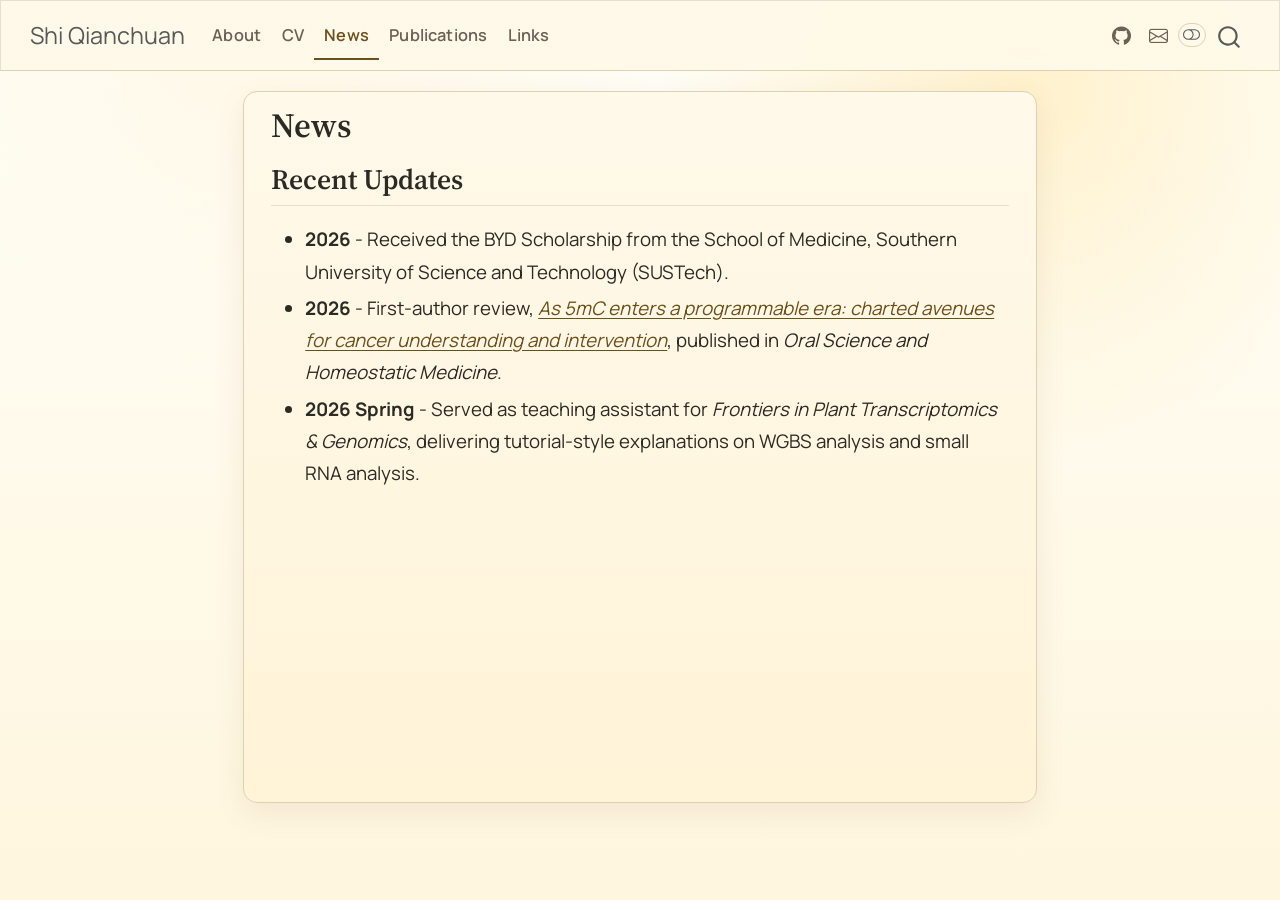
<file: news.html>
<!DOCTYPE html>
<html xmlns="http://www.w3.org/1999/xhtml" lang="en" xml:lang="en"><head>

<meta charset="utf-8">
<meta name="generator" content="quarto-1.9.36">

<meta name="viewport" content="width=device-width, initial-scale=1.0, user-scalable=yes">


<title>News – Shi Qianchuan</title>
<style>
/* Default styles provided by pandoc.
** See https://pandoc.org/MANUAL.html#variables-for-html for config info.
*/
code{white-space: pre-wrap;}
span.smallcaps{font-variant: small-caps;}
div.columns{display: flex; gap: min(4vw, 1.5em);}
div.column{flex: auto; overflow-x: auto;}
div.hanging-indent{margin-left: 1.5em; text-indent: -1.5em;}
ul.task-list{list-style: none;}
ul.task-list li input[type="checkbox"] {
  width: 0.8em;
  margin: 0 0.8em 0.2em -1em; /* quarto-specific, see https://github.com/quarto-dev/quarto-cli/issues/4556 */ 
  vertical-align: middle;
}
</style>


<script src="site_libs/quarto-nav/quarto-nav.js"></script>
<script src="site_libs/quarto-nav/headroom.min.js"></script>
<script src="site_libs/clipboard/clipboard.min.js"></script>
<script src="site_libs/quarto-search/autocomplete.umd.js"></script>
<script src="site_libs/quarto-search/fuse.min.js"></script>
<script src="site_libs/quarto-search/quarto-search.js"></script>
<meta name="quarto:offset" content="./">
<script src="site_libs/quarto-html/quarto.js" type="module"></script>
<script src="site_libs/quarto-html/tabsets/tabsets.js" type="module"></script>
<script src="site_libs/quarto-html/popper.min.js"></script>
<script src="site_libs/quarto-html/tippy.umd.min.js"></script>
<script src="site_libs/quarto-html/anchor.min.js"></script>
<link href="site_libs/quarto-html/tippy.css" rel="stylesheet">
<link href="site_libs/quarto-html/quarto-syntax-highlighting-845c23b38eaddc0f92fda52bfe77a8c8.css" rel="stylesheet" class="quarto-color-scheme" id="quarto-text-highlighting-styles">
<link href="site_libs/quarto-html/quarto-syntax-highlighting-dark-f418161beb48e0141c760e455f12af2c.css" rel="stylesheet" class="quarto-color-scheme quarto-color-alternate" id="quarto-text-highlighting-styles">
<link href="site_libs/quarto-html/quarto-syntax-highlighting-845c23b38eaddc0f92fda52bfe77a8c8.css" rel="stylesheet" class="quarto-color-scheme-extra" id="quarto-text-highlighting-styles">
<script src="site_libs/bootstrap/bootstrap.min.js"></script>
<link href="site_libs/bootstrap/bootstrap-icons.css" rel="stylesheet">
<link href="site_libs/bootstrap/bootstrap-1b5cbb678aba238cc9ecc8dbef59e0a8.min.css" rel="stylesheet" append-hash="true" class="quarto-color-scheme" id="quarto-bootstrap" data-mode="light">
<link href="site_libs/bootstrap/bootstrap-dark-5685cd926c25366c96d9f1407e584118.min.css" rel="stylesheet" append-hash="true" class="quarto-color-scheme quarto-color-alternate" id="quarto-bootstrap" data-mode="dark">
<link href="site_libs/bootstrap/bootstrap-1b5cbb678aba238cc9ecc8dbef59e0a8.min.css" rel="stylesheet" append-hash="true" class="quarto-color-scheme-extra" id="quarto-bootstrap" data-mode="light">
<script id="quarto-search-options" type="application/json">{
  "location": "navbar",
  "copy-button": false,
  "collapse-after": 3,
  "panel-placement": "end",
  "type": "overlay",
  "limit": 50,
  "keyboard-shortcut": [
    "f",
    "/",
    "s"
  ],
  "show-item-context": false,
  "language": {
    "search-no-results-text": "No results",
    "search-matching-documents-text": "matching documents",
    "search-copy-link-title": "Copy link to search",
    "search-hide-matches-text": "Hide additional matches",
    "search-more-match-text": "more match in this document",
    "search-more-matches-text": "more matches in this document",
    "search-clear-button-title": "Clear",
    "search-text-placeholder": "",
    "search-detached-cancel-button-title": "Cancel",
    "search-submit-button-title": "Submit",
    "search-label": "Search"
  }
}</script>


<link rel="stylesheet" href="custom.css">
</head>

<body class="nav-fixed fullcontent quarto-light"><script id="quarto-html-before-body" type="application/javascript">
    const toggleBodyColorMode = (bsSheetEl) => {
      const mode = bsSheetEl.getAttribute("data-mode");
      const bodyEl = window.document.querySelector("body");
      if (mode === "dark") {
        bodyEl.classList.add("quarto-dark");
        bodyEl.classList.remove("quarto-light");
      } else {
        bodyEl.classList.add("quarto-light");
        bodyEl.classList.remove("quarto-dark");
      }
    }
    const toggleBodyColorPrimary = () => {
      const bsSheetEl = window.document.querySelector("link#quarto-bootstrap:not([rel=disabled-stylesheet])");
      if (bsSheetEl) {
        toggleBodyColorMode(bsSheetEl);
      }
    }
    const setColorSchemeToggle = (alternate) => {
      const toggles = window.document.querySelectorAll('.quarto-color-scheme-toggle');
      for (let i=0; i < toggles.length; i++) {
        const toggle = toggles[i];
        if (toggle) {
          if (alternate) {
            toggle.classList.add("alternate");
          } else {
            toggle.classList.remove("alternate");
          }
        }
      }
    };
    const toggleColorMode = (alternate) => {
      // Switch the stylesheets
      const primaryStylesheets = window.document.querySelectorAll('link.quarto-color-scheme:not(.quarto-color-alternate)');
      const alternateStylesheets = window.document.querySelectorAll('link.quarto-color-scheme.quarto-color-alternate');
      manageTransitions('#quarto-margin-sidebar .nav-link', false);
      if (alternate) {
        // note: dark is layered on light, we don't disable primary!
        enableStylesheet(alternateStylesheets);
        for (const sheetNode of alternateStylesheets) {
          if (sheetNode.id === "quarto-bootstrap") {
            toggleBodyColorMode(sheetNode);
          }
        }
      } else {
        disableStylesheet(alternateStylesheets);
        enableStylesheet(primaryStylesheets)
        toggleBodyColorPrimary();
      }
      manageTransitions('#quarto-margin-sidebar .nav-link', true);
      // Switch the toggles
      setColorSchemeToggle(alternate)
      // Hack to workaround the fact that safari doesn't
      // properly recolor the scrollbar when toggling (#1455)
      if (navigator.userAgent.indexOf('Safari') > 0 && navigator.userAgent.indexOf('Chrome') == -1) {
        manageTransitions("body", false);
        window.scrollTo(0, 1);
        setTimeout(() => {
          window.scrollTo(0, 0);
          manageTransitions("body", true);
        }, 40);
      }
    }
    const disableStylesheet = (stylesheets) => {
      for (let i=0; i < stylesheets.length; i++) {
        const stylesheet = stylesheets[i];
        stylesheet.rel = 'disabled-stylesheet';
      }
    }
    const enableStylesheet = (stylesheets) => {
      for (let i=0; i < stylesheets.length; i++) {
        const stylesheet = stylesheets[i];
        if(stylesheet.rel !== 'stylesheet') { // for Chrome, which will still FOUC without this check
          stylesheet.rel = 'stylesheet';
        }
      }
    }
    const manageTransitions = (selector, allowTransitions) => {
      const els = window.document.querySelectorAll(selector);
      for (let i=0; i < els.length; i++) {
        const el = els[i];
        if (allowTransitions) {
          el.classList.remove('notransition');
        } else {
          el.classList.add('notransition');
        }
      }
    }
    const isFileUrl = () => {
      return window.location.protocol === 'file:';
    }
    const hasAlternateSentinel = () => {
      let styleSentinel = getColorSchemeSentinel();
      if (styleSentinel !== null) {
        return styleSentinel === "alternate";
      } else {
        return false;
      }
    }
    const setStyleSentinel = (alternate) => {
      const value = alternate ? "alternate" : "default";
      if (!isFileUrl()) {
        window.localStorage.setItem("quarto-color-scheme", value);
      } else {
        localAlternateSentinel = value;
      }
    }
    const getColorSchemeSentinel = () => {
      if (!isFileUrl()) {
        const storageValue = window.localStorage.getItem("quarto-color-scheme");
        return storageValue != null ? storageValue : localAlternateSentinel;
      } else {
        return localAlternateSentinel;
      }
    }
    const toggleGiscusIfUsed = (isAlternate, darkModeDefault) => {
      const baseTheme = document.querySelector('#giscus-base-theme')?.value ?? 'light';
      const alternateTheme = document.querySelector('#giscus-alt-theme')?.value ?? 'dark';
      let newTheme = '';
      if(authorPrefersDark) {
        newTheme = isAlternate ? baseTheme : alternateTheme;
      } else {
        newTheme = isAlternate ? alternateTheme : baseTheme;
      }
      const changeGiscusTheme = () => {
        // From: https://github.com/giscus/giscus/issues/336
        const sendMessage = (message) => {
          const iframe = document.querySelector('iframe.giscus-frame');
          if (!iframe) return;
          iframe.contentWindow.postMessage({ giscus: message }, 'https://giscus.app');
        }
        sendMessage({
          setConfig: {
            theme: newTheme
          }
        });
      }
      const isGiscussLoaded = window.document.querySelector('iframe.giscus-frame') !== null;
      if (isGiscussLoaded) {
        changeGiscusTheme();
      }
    };
    const authorPrefersDark = false;
    const queryPrefersDark = window.matchMedia('(prefers-color-scheme: dark)');
    const darkModeDefault = queryPrefersDark.matches;
      document.querySelector('link#quarto-text-highlighting-styles.quarto-color-scheme-extra').rel = 'disabled-stylesheet';
      document.querySelector('link#quarto-bootstrap.quarto-color-scheme-extra').rel = 'disabled-stylesheet';
    let localAlternateSentinel = darkModeDefault ? 'alternate' : 'default';
    // Dark / light mode switch
    window.quartoToggleColorScheme = () => {
      // Read the current dark / light value
      let toAlternate = !hasAlternateSentinel();
      toggleColorMode(toAlternate);
      setStyleSentinel(toAlternate);
      toggleGiscusIfUsed(toAlternate, darkModeDefault);
      window.dispatchEvent(new Event('resize'));
    };
    queryPrefersDark.addEventListener("change", e => {
      if(window.localStorage.getItem("quarto-color-scheme") !== null)
        return;
      const alternate = e.matches
      toggleColorMode(alternate);
      localAlternateSentinel = e.matches ? 'alternate' : 'default'; // this is used alongside local storage!
      toggleGiscusIfUsed(alternate, darkModeDefault);
    });
    // Switch to dark mode if need be
    if (hasAlternateSentinel()) {
      toggleColorMode(true);
    } else {
      toggleColorMode(false);
    }
  </script>

<div id="quarto-search-results"></div>
  <header id="quarto-header" class="headroom fixed-top">
    <nav class="navbar navbar-expand-lg " data-bs-theme="dark">
      <div class="navbar-container container-fluid">
      <div class="navbar-brand-container mx-auto">
    <a class="navbar-brand" href="./index.html">
    <span class="navbar-title">Shi Qianchuan</span>
    </a>
  </div>
            <div id="quarto-search" class="" title="Search"></div>
          <button class="navbar-toggler" type="button" data-bs-toggle="collapse" data-bs-target="#navbarCollapse" aria-controls="navbarCollapse" role="menu" aria-expanded="false" aria-label="Toggle navigation" onclick="if (window.quartoToggleHeadroom) { window.quartoToggleHeadroom(); }">
  <span class="navbar-toggler-icon"></span>
</button>
          <div class="collapse navbar-collapse" id="navbarCollapse">
            <ul class="navbar-nav navbar-nav-scroll me-auto">
  <li class="nav-item">
    <a class="nav-link" href="./index.html"> 
<span class="menu-text">About</span></a>
  </li>  
  <li class="nav-item">
    <a class="nav-link" href="./cv.html"> 
<span class="menu-text">CV</span></a>
  </li>  
  <li class="nav-item">
    <a class="nav-link active" href="./news.html" aria-current="page"> 
<span class="menu-text">News</span></a>
  </li>  
  <li class="nav-item">
    <a class="nav-link" href="./publications.html"> 
<span class="menu-text">Publications</span></a>
  </li>  
  <li class="nav-item">
    <a class="nav-link" href="./links.html"> 
<span class="menu-text">Links</span></a>
  </li>  
</ul>
            <ul class="navbar-nav navbar-nav-scroll ms-auto">
  <li class="nav-item compact">
    <a class="nav-link" href="https://github.com/shiqianchuan"> <i class="bi bi-github" role="img">
</i> 
<span class="menu-text"></span></a>
  </li>  
  <li class="nav-item compact">
    <a class="nav-link" href="mailto:sqc@lunalos.cn"> <i class="bi bi-envelope" role="img">
</i> 
<span class="menu-text"></span></a>
  </li>  
</ul>
          </div> <!-- /navcollapse -->
            <div class="quarto-navbar-tools">
  <a href="" class="quarto-color-scheme-toggle quarto-navigation-tool  px-1" onclick="window.quartoToggleColorScheme(); return false;" title="Toggle dark mode"><i class="bi"></i></a>
</div>
      </div> <!-- /container-fluid -->
    </nav>
</header>
<!-- content -->
<div id="quarto-content" class="quarto-container page-columns page-rows-contents page-layout-article page-navbar">
<!-- sidebar -->
<!-- margin-sidebar -->
    
<!-- main -->
<main class="content" id="quarto-document-content">


<header id="title-block-header" class="quarto-title-block default">
<div class="quarto-title">
<h1 class="title">News</h1>
</div>



<div class="quarto-title-meta">

    
  
    
  </div>
  


</header>


<section id="recent-updates" class="level2">
<h2 class="anchored" data-anchor-id="recent-updates">Recent Updates</h2>
<ul>
<li><strong>2026</strong> - Received the BYD Scholarship from the School of Medicine, Southern University of Science and Technology (SUSTech).</li>
<li><strong>2026</strong> - First-author review, <a href="https://doi.org/10.26599/OSHM.2026.9610044"><em>As 5mC enters a programmable era: charted avenues for cancer understanding and intervention</em></a>, published in <em>Oral Science and Homeostatic Medicine</em>.</li>
<li><strong>2026 Spring</strong> - Served as teaching assistant for <em>Frontiers in Plant Transcriptomics &amp; Genomics</em>, delivering tutorial-style explanations on WGBS analysis and small RNA analysis.</li>
</ul>


</section>

</main> <!-- /main -->
<script id="quarto-html-after-body" type="application/javascript">
  window.document.addEventListener("DOMContentLoaded", function (event) {
    // Ensure there is a toggle, if there isn't float one in the top right
    if (window.document.querySelector('.quarto-color-scheme-toggle') === null) {
      const a = window.document.createElement('a');
      a.classList.add('top-right');
      a.classList.add('quarto-color-scheme-toggle');
      a.href = "";
      a.onclick = function() { try { window.quartoToggleColorScheme(); } catch {} return false; };
      const i = window.document.createElement("i");
      i.classList.add('bi');
      a.appendChild(i);
      window.document.body.appendChild(a);
    }
    setColorSchemeToggle(hasAlternateSentinel())
    const icon = "";
    const anchorJS = new window.AnchorJS();
    anchorJS.options = {
      placement: 'right',
      icon: icon
    };
    anchorJS.add('.anchored');
    const isCodeAnnotation = (el) => {
      for (const clz of el.classList) {
        if (clz.startsWith('code-annotation-')) {                     
          return true;
        }
      }
      return false;
    }
    const onCopySuccess = function(e) {
      // button target
      const button = e.trigger;
      // don't keep focus
      button.blur();
      // flash "checked"
      button.classList.add('code-copy-button-checked');
      var currentTitle = button.getAttribute("title");
      button.setAttribute("title", "Copied!");
      let tooltip;
      if (window.bootstrap) {
        button.setAttribute("data-bs-toggle", "tooltip");
        button.setAttribute("data-bs-placement", "left");
        button.setAttribute("data-bs-title", "Copied!");
        tooltip = new bootstrap.Tooltip(button, 
          { trigger: "manual", 
            customClass: "code-copy-button-tooltip",
            offset: [0, -8]});
        tooltip.show();    
      }
      setTimeout(function() {
        if (tooltip) {
          tooltip.hide();
          button.removeAttribute("data-bs-title");
          button.removeAttribute("data-bs-toggle");
          button.removeAttribute("data-bs-placement");
        }
        button.setAttribute("title", currentTitle);
        button.classList.remove('code-copy-button-checked');
      }, 1000);
      // clear code selection
      e.clearSelection();
    }
    const getTextToCopy = function(trigger) {
      const outerScaffold = trigger.parentElement.cloneNode(true);
      const codeEl = outerScaffold.querySelector('code');
      for (const childEl of codeEl.children) {
        if (isCodeAnnotation(childEl)) {
          childEl.remove();
        }
      }
      return codeEl.innerText;
    }
    const clipboard = new window.ClipboardJS('.code-copy-button:not([data-in-quarto-modal])', {
      text: getTextToCopy
    });
    clipboard.on('success', onCopySuccess);
    if (window.document.getElementById('quarto-embedded-source-code-modal')) {
      const clipboardModal = new window.ClipboardJS('.code-copy-button[data-in-quarto-modal]', {
        text: getTextToCopy,
        container: window.document.getElementById('quarto-embedded-source-code-modal')
      });
      clipboardModal.on('success', onCopySuccess);
    }
      var localhostRegex = new RegExp(/^(?:http|https):\/\/localhost\:?[0-9]*\//);
      var mailtoRegex = new RegExp(/^mailto:/);
        var filterRegex = new RegExp("https:\/\/qianchuanshi\.github\.io");
      var isInternal = (href) => {
          return filterRegex.test(href) || localhostRegex.test(href) || mailtoRegex.test(href);
      }
      // Inspect non-navigation links and adorn them if external
     var links = window.document.querySelectorAll('a[href]:not(.nav-link):not(.navbar-brand):not(.toc-action):not(.sidebar-link):not(.sidebar-item-toggle):not(.pagination-link):not(.no-external):not([aria-hidden]):not(.dropdown-item):not(.quarto-navigation-tool):not(.about-link)');
      for (var i=0; i<links.length; i++) {
        const link = links[i];
        if (!isInternal(link.href)) {
          // undo the damage that might have been done by quarto-nav.js in the case of
          // links that we want to consider external
          if (link.dataset.originalHref !== undefined) {
            link.href = link.dataset.originalHref;
          }
        }
      }
    function tippyHover(el, contentFn, onTriggerFn, onUntriggerFn) {
      const config = {
        allowHTML: true,
        maxWidth: 500,
        delay: 100,
        arrow: false,
        appendTo: function(el) {
            return el.parentElement;
        },
        interactive: true,
        interactiveBorder: 10,
        theme: 'quarto',
        placement: 'bottom-start',
      };
      if (contentFn) {
        config.content = contentFn;
      }
      if (onTriggerFn) {
        config.onTrigger = onTriggerFn;
      }
      if (onUntriggerFn) {
        config.onUntrigger = onUntriggerFn;
      }
      window.tippy(el, config); 
    }
    const noterefs = window.document.querySelectorAll('a[role="doc-noteref"]');
    for (var i=0; i<noterefs.length; i++) {
      const ref = noterefs[i];
      tippyHover(ref, function() {
        // use id or data attribute instead here
        let href = ref.getAttribute('data-footnote-href') || ref.getAttribute('href');
        try { href = new URL(href).hash; } catch {}
        const id = href.replace(/^#\/?/, "");
        const note = window.document.getElementById(id);
        if (note) {
          return note.innerHTML;
        } else {
          return "";
        }
      });
    }
    const xrefs = window.document.querySelectorAll('a.quarto-xref');
    const processXRef = (id, note) => {
      // Strip column container classes
      const stripColumnClz = (el) => {
        el.classList.remove("page-full", "page-columns");
        if (el.children) {
          for (const child of el.children) {
            stripColumnClz(child);
          }
        }
      }
      stripColumnClz(note)
      if (id === null || id.startsWith('sec-')) {
        // Special case sections, only their first couple elements
        const container = document.createElement("div");
        if (note.children && note.children.length > 2) {
          container.appendChild(note.children[0].cloneNode(true));
          for (let i = 1; i < note.children.length; i++) {
            const child = note.children[i];
            if (child.tagName === "P" && child.innerText === "") {
              continue;
            } else {
              container.appendChild(child.cloneNode(true));
              break;
            }
          }
          if (window.Quarto?.typesetMath) {
            window.Quarto.typesetMath(container);
          }
          return container.innerHTML
        } else {
          if (window.Quarto?.typesetMath) {
            window.Quarto.typesetMath(note);
          }
          return note.innerHTML;
        }
      } else {
        // Remove any anchor links if they are present
        const anchorLink = note.querySelector('a.anchorjs-link');
        if (anchorLink) {
          anchorLink.remove();
        }
        if (window.Quarto?.typesetMath) {
          window.Quarto.typesetMath(note);
        }
        if (note.classList.contains("callout")) {
          return note.outerHTML;
        } else {
          return note.innerHTML;
        }
      }
    }
    for (var i=0; i<xrefs.length; i++) {
      const xref = xrefs[i];
      tippyHover(xref, undefined, function(instance) {
        instance.disable();
        let url = xref.getAttribute('href');
        let hash = undefined; 
        if (url.startsWith('#')) {
          hash = url;
        } else {
          try { hash = new URL(url).hash; } catch {}
        }
        if (hash) {
          const id = hash.replace(/^#\/?/, "");
          const note = window.document.getElementById(id);
          if (note !== null) {
            try {
              const html = processXRef(id, note.cloneNode(true));
              instance.setContent(html);
            } finally {
              instance.enable();
              instance.show();
            }
          } else {
            // See if we can fetch this
            fetch(url.split('#')[0])
            .then(res => res.text())
            .then(html => {
              const parser = new DOMParser();
              const htmlDoc = parser.parseFromString(html, "text/html");
              const note = htmlDoc.getElementById(id);
              if (note !== null) {
                const html = processXRef(id, note);
                instance.setContent(html);
              } 
            }).finally(() => {
              instance.enable();
              instance.show();
            });
          }
        } else {
          // See if we can fetch a full url (with no hash to target)
          // This is a special case and we should probably do some content thinning / targeting
          fetch(url)
          .then(res => res.text())
          .then(html => {
            const parser = new DOMParser();
            const htmlDoc = parser.parseFromString(html, "text/html");
            const note = htmlDoc.querySelector('main.content');
            if (note !== null) {
              // This should only happen for chapter cross references
              // (since there is no id in the URL)
              // remove the first header
              if (note.children.length > 0 && note.children[0].tagName === "HEADER") {
                note.children[0].remove();
              }
              const html = processXRef(null, note);
              instance.setContent(html);
            } 
          }).finally(() => {
            instance.enable();
            instance.show();
          });
        }
      }, function(instance) {
      });
    }
        let selectedAnnoteEl;
        const selectorForAnnotation = ( cell, annotation) => {
          let cellAttr = 'data-code-cell="' + cell + '"';
          let lineAttr = 'data-code-annotation="' +  annotation + '"';
          const selector = 'span[' + cellAttr + '][' + lineAttr + ']';
          return selector;
        }
        const selectCodeLines = (annoteEl) => {
          const doc = window.document;
          const targetCell = annoteEl.getAttribute("data-target-cell");
          const targetAnnotation = annoteEl.getAttribute("data-target-annotation");
          const annoteSpan = window.document.querySelector(selectorForAnnotation(targetCell, targetAnnotation));
          const lines = annoteSpan.getAttribute("data-code-lines").split(",");
          const lineIds = lines.map((line) => {
            return targetCell + "-" + line;
          })
          let top = null;
          let height = null;
          let parent = null;
          if (lineIds.length > 0) {
              //compute the position of the single el (top and bottom and make a div)
              const el = window.document.getElementById(lineIds[0]);
              top = el.offsetTop;
              height = el.offsetHeight;
              parent = el.parentElement.parentElement;
            if (lineIds.length > 1) {
              const lastEl = window.document.getElementById(lineIds[lineIds.length - 1]);
              const bottom = lastEl.offsetTop + lastEl.offsetHeight;
              height = bottom - top;
            }
            if (top !== null && height !== null && parent !== null) {
              // cook up a div (if necessary) and position it 
              let div = window.document.getElementById("code-annotation-line-highlight");
              if (div === null) {
                div = window.document.createElement("div");
                div.setAttribute("id", "code-annotation-line-highlight");
                div.style.position = 'absolute';
                parent.appendChild(div);
              }
              div.style.top = top - 2 + "px";
              div.style.height = height + 4 + "px";
              div.style.left = 0;
              let gutterDiv = window.document.getElementById("code-annotation-line-highlight-gutter");
              if (gutterDiv === null) {
                gutterDiv = window.document.createElement("div");
                gutterDiv.setAttribute("id", "code-annotation-line-highlight-gutter");
                gutterDiv.style.position = 'absolute';
                const codeCell = window.document.getElementById(targetCell);
                const gutter = codeCell.querySelector('.code-annotation-gutter');
                gutter.appendChild(gutterDiv);
              }
              gutterDiv.style.top = top - 2 + "px";
              gutterDiv.style.height = height + 4 + "px";
            }
            selectedAnnoteEl = annoteEl;
          }
        };
        const unselectCodeLines = () => {
          const elementsIds = ["code-annotation-line-highlight", "code-annotation-line-highlight-gutter"];
          elementsIds.forEach((elId) => {
            const div = window.document.getElementById(elId);
            if (div) {
              div.remove();
            }
          });
          selectedAnnoteEl = undefined;
        };
          // Handle positioning of the toggle
      window.addEventListener(
        "resize",
        throttle(() => {
          elRect = undefined;
          if (selectedAnnoteEl) {
            selectCodeLines(selectedAnnoteEl);
          }
        }, 10)
      );
      function throttle(fn, ms) {
      let throttle = false;
      let timer;
        return (...args) => {
          if(!throttle) { // first call gets through
              fn.apply(this, args);
              throttle = true;
          } else { // all the others get throttled
              if(timer) clearTimeout(timer); // cancel #2
              timer = setTimeout(() => {
                fn.apply(this, args);
                timer = throttle = false;
              }, ms);
          }
        };
      }
        // Attach click handler to the DT
        const annoteDls = window.document.querySelectorAll('dt[data-target-cell]');
        for (const annoteDlNode of annoteDls) {
          annoteDlNode.addEventListener('click', (event) => {
            const clickedEl = event.target;
            if (clickedEl !== selectedAnnoteEl) {
              unselectCodeLines();
              const activeEl = window.document.querySelector('dt[data-target-cell].code-annotation-active');
              if (activeEl) {
                activeEl.classList.remove('code-annotation-active');
              }
              selectCodeLines(clickedEl);
              clickedEl.classList.add('code-annotation-active');
            } else {
              // Unselect the line
              unselectCodeLines();
              clickedEl.classList.remove('code-annotation-active');
            }
          });
        }
    const findCites = (el) => {
      const parentEl = el.parentElement;
      if (parentEl) {
        const cites = parentEl.dataset.cites;
        if (cites) {
          return {
            el,
            cites: cites.split(' ')
          };
        } else {
          return findCites(el.parentElement)
        }
      } else {
        return undefined;
      }
    };
    var bibliorefs = window.document.querySelectorAll('a[role="doc-biblioref"]');
    for (var i=0; i<bibliorefs.length; i++) {
      const ref = bibliorefs[i];
      const citeInfo = findCites(ref);
      if (citeInfo) {
        tippyHover(citeInfo.el, function() {
          var popup = window.document.createElement('div');
          citeInfo.cites.forEach(function(cite) {
            var citeDiv = window.document.createElement('div');
            citeDiv.classList.add('hanging-indent');
            citeDiv.classList.add('csl-entry');
            var biblioDiv = window.document.getElementById('ref-' + cite);
            if (biblioDiv) {
              citeDiv.innerHTML = biblioDiv.innerHTML;
            }
            popup.appendChild(citeDiv);
          });
          return popup.innerHTML;
        });
      }
    }
  });
  </script>
</div> <!-- /content -->




</body></html>
</file>
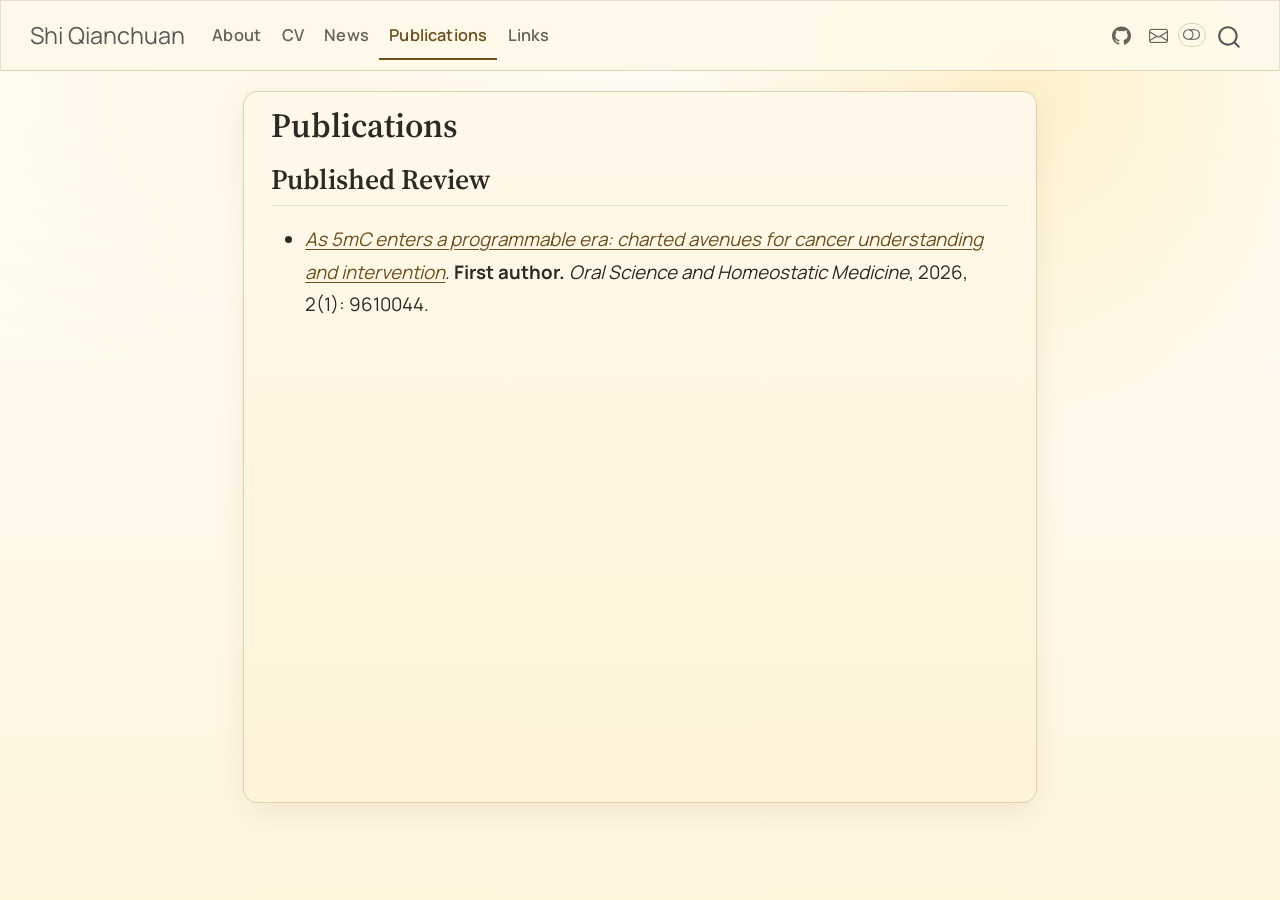
<file: publications.html>
<!DOCTYPE html>
<html xmlns="http://www.w3.org/1999/xhtml" lang="en" xml:lang="en"><head>

<meta charset="utf-8">
<meta name="generator" content="quarto-1.9.36">

<meta name="viewport" content="width=device-width, initial-scale=1.0, user-scalable=yes">


<title>Publications – Shi Qianchuan</title>
<style>
/* Default styles provided by pandoc.
** See https://pandoc.org/MANUAL.html#variables-for-html for config info.
*/
code{white-space: pre-wrap;}
span.smallcaps{font-variant: small-caps;}
div.columns{display: flex; gap: min(4vw, 1.5em);}
div.column{flex: auto; overflow-x: auto;}
div.hanging-indent{margin-left: 1.5em; text-indent: -1.5em;}
ul.task-list{list-style: none;}
ul.task-list li input[type="checkbox"] {
  width: 0.8em;
  margin: 0 0.8em 0.2em -1em; /* quarto-specific, see https://github.com/quarto-dev/quarto-cli/issues/4556 */ 
  vertical-align: middle;
}
</style>


<script src="site_libs/quarto-nav/quarto-nav.js"></script>
<script src="site_libs/quarto-nav/headroom.min.js"></script>
<script src="site_libs/clipboard/clipboard.min.js"></script>
<script src="site_libs/quarto-search/autocomplete.umd.js"></script>
<script src="site_libs/quarto-search/fuse.min.js"></script>
<script src="site_libs/quarto-search/quarto-search.js"></script>
<meta name="quarto:offset" content="./">
<script src="site_libs/quarto-html/quarto.js" type="module"></script>
<script src="site_libs/quarto-html/tabsets/tabsets.js" type="module"></script>
<script src="site_libs/quarto-html/popper.min.js"></script>
<script src="site_libs/quarto-html/tippy.umd.min.js"></script>
<script src="site_libs/quarto-html/anchor.min.js"></script>
<link href="site_libs/quarto-html/tippy.css" rel="stylesheet">
<link href="site_libs/quarto-html/quarto-syntax-highlighting-845c23b38eaddc0f92fda52bfe77a8c8.css" rel="stylesheet" class="quarto-color-scheme" id="quarto-text-highlighting-styles">
<link href="site_libs/quarto-html/quarto-syntax-highlighting-dark-f418161beb48e0141c760e455f12af2c.css" rel="stylesheet" class="quarto-color-scheme quarto-color-alternate" id="quarto-text-highlighting-styles">
<link href="site_libs/quarto-html/quarto-syntax-highlighting-845c23b38eaddc0f92fda52bfe77a8c8.css" rel="stylesheet" class="quarto-color-scheme-extra" id="quarto-text-highlighting-styles">
<script src="site_libs/bootstrap/bootstrap.min.js"></script>
<link href="site_libs/bootstrap/bootstrap-icons.css" rel="stylesheet">
<link href="site_libs/bootstrap/bootstrap-1b5cbb678aba238cc9ecc8dbef59e0a8.min.css" rel="stylesheet" append-hash="true" class="quarto-color-scheme" id="quarto-bootstrap" data-mode="light">
<link href="site_libs/bootstrap/bootstrap-dark-5685cd926c25366c96d9f1407e584118.min.css" rel="stylesheet" append-hash="true" class="quarto-color-scheme quarto-color-alternate" id="quarto-bootstrap" data-mode="dark">
<link href="site_libs/bootstrap/bootstrap-1b5cbb678aba238cc9ecc8dbef59e0a8.min.css" rel="stylesheet" append-hash="true" class="quarto-color-scheme-extra" id="quarto-bootstrap" data-mode="light">
<script id="quarto-search-options" type="application/json">{
  "location": "navbar",
  "copy-button": false,
  "collapse-after": 3,
  "panel-placement": "end",
  "type": "overlay",
  "limit": 50,
  "keyboard-shortcut": [
    "f",
    "/",
    "s"
  ],
  "show-item-context": false,
  "language": {
    "search-no-results-text": "No results",
    "search-matching-documents-text": "matching documents",
    "search-copy-link-title": "Copy link to search",
    "search-hide-matches-text": "Hide additional matches",
    "search-more-match-text": "more match in this document",
    "search-more-matches-text": "more matches in this document",
    "search-clear-button-title": "Clear",
    "search-text-placeholder": "",
    "search-detached-cancel-button-title": "Cancel",
    "search-submit-button-title": "Submit",
    "search-label": "Search"
  }
}</script>


<link rel="stylesheet" href="custom.css">
</head>

<body class="nav-fixed fullcontent quarto-light"><script id="quarto-html-before-body" type="application/javascript">
    const toggleBodyColorMode = (bsSheetEl) => {
      const mode = bsSheetEl.getAttribute("data-mode");
      const bodyEl = window.document.querySelector("body");
      if (mode === "dark") {
        bodyEl.classList.add("quarto-dark");
        bodyEl.classList.remove("quarto-light");
      } else {
        bodyEl.classList.add("quarto-light");
        bodyEl.classList.remove("quarto-dark");
      }
    }
    const toggleBodyColorPrimary = () => {
      const bsSheetEl = window.document.querySelector("link#quarto-bootstrap:not([rel=disabled-stylesheet])");
      if (bsSheetEl) {
        toggleBodyColorMode(bsSheetEl);
      }
    }
    const setColorSchemeToggle = (alternate) => {
      const toggles = window.document.querySelectorAll('.quarto-color-scheme-toggle');
      for (let i=0; i < toggles.length; i++) {
        const toggle = toggles[i];
        if (toggle) {
          if (alternate) {
            toggle.classList.add("alternate");
          } else {
            toggle.classList.remove("alternate");
          }
        }
      }
    };
    const toggleColorMode = (alternate) => {
      // Switch the stylesheets
      const primaryStylesheets = window.document.querySelectorAll('link.quarto-color-scheme:not(.quarto-color-alternate)');
      const alternateStylesheets = window.document.querySelectorAll('link.quarto-color-scheme.quarto-color-alternate');
      manageTransitions('#quarto-margin-sidebar .nav-link', false);
      if (alternate) {
        // note: dark is layered on light, we don't disable primary!
        enableStylesheet(alternateStylesheets);
        for (const sheetNode of alternateStylesheets) {
          if (sheetNode.id === "quarto-bootstrap") {
            toggleBodyColorMode(sheetNode);
          }
        }
      } else {
        disableStylesheet(alternateStylesheets);
        enableStylesheet(primaryStylesheets)
        toggleBodyColorPrimary();
      }
      manageTransitions('#quarto-margin-sidebar .nav-link', true);
      // Switch the toggles
      setColorSchemeToggle(alternate)
      // Hack to workaround the fact that safari doesn't
      // properly recolor the scrollbar when toggling (#1455)
      if (navigator.userAgent.indexOf('Safari') > 0 && navigator.userAgent.indexOf('Chrome') == -1) {
        manageTransitions("body", false);
        window.scrollTo(0, 1);
        setTimeout(() => {
          window.scrollTo(0, 0);
          manageTransitions("body", true);
        }, 40);
      }
    }
    const disableStylesheet = (stylesheets) => {
      for (let i=0; i < stylesheets.length; i++) {
        const stylesheet = stylesheets[i];
        stylesheet.rel = 'disabled-stylesheet';
      }
    }
    const enableStylesheet = (stylesheets) => {
      for (let i=0; i < stylesheets.length; i++) {
        const stylesheet = stylesheets[i];
        if(stylesheet.rel !== 'stylesheet') { // for Chrome, which will still FOUC without this check
          stylesheet.rel = 'stylesheet';
        }
      }
    }
    const manageTransitions = (selector, allowTransitions) => {
      const els = window.document.querySelectorAll(selector);
      for (let i=0; i < els.length; i++) {
        const el = els[i];
        if (allowTransitions) {
          el.classList.remove('notransition');
        } else {
          el.classList.add('notransition');
        }
      }
    }
    const isFileUrl = () => {
      return window.location.protocol === 'file:';
    }
    const hasAlternateSentinel = () => {
      let styleSentinel = getColorSchemeSentinel();
      if (styleSentinel !== null) {
        return styleSentinel === "alternate";
      } else {
        return false;
      }
    }
    const setStyleSentinel = (alternate) => {
      const value = alternate ? "alternate" : "default";
      if (!isFileUrl()) {
        window.localStorage.setItem("quarto-color-scheme", value);
      } else {
        localAlternateSentinel = value;
      }
    }
    const getColorSchemeSentinel = () => {
      if (!isFileUrl()) {
        const storageValue = window.localStorage.getItem("quarto-color-scheme");
        return storageValue != null ? storageValue : localAlternateSentinel;
      } else {
        return localAlternateSentinel;
      }
    }
    const toggleGiscusIfUsed = (isAlternate, darkModeDefault) => {
      const baseTheme = document.querySelector('#giscus-base-theme')?.value ?? 'light';
      const alternateTheme = document.querySelector('#giscus-alt-theme')?.value ?? 'dark';
      let newTheme = '';
      if(authorPrefersDark) {
        newTheme = isAlternate ? baseTheme : alternateTheme;
      } else {
        newTheme = isAlternate ? alternateTheme : baseTheme;
      }
      const changeGiscusTheme = () => {
        // From: https://github.com/giscus/giscus/issues/336
        const sendMessage = (message) => {
          const iframe = document.querySelector('iframe.giscus-frame');
          if (!iframe) return;
          iframe.contentWindow.postMessage({ giscus: message }, 'https://giscus.app');
        }
        sendMessage({
          setConfig: {
            theme: newTheme
          }
        });
      }
      const isGiscussLoaded = window.document.querySelector('iframe.giscus-frame') !== null;
      if (isGiscussLoaded) {
        changeGiscusTheme();
      }
    };
    const authorPrefersDark = false;
    const queryPrefersDark = window.matchMedia('(prefers-color-scheme: dark)');
    const darkModeDefault = queryPrefersDark.matches;
      document.querySelector('link#quarto-text-highlighting-styles.quarto-color-scheme-extra').rel = 'disabled-stylesheet';
      document.querySelector('link#quarto-bootstrap.quarto-color-scheme-extra').rel = 'disabled-stylesheet';
    let localAlternateSentinel = darkModeDefault ? 'alternate' : 'default';
    // Dark / light mode switch
    window.quartoToggleColorScheme = () => {
      // Read the current dark / light value
      let toAlternate = !hasAlternateSentinel();
      toggleColorMode(toAlternate);
      setStyleSentinel(toAlternate);
      toggleGiscusIfUsed(toAlternate, darkModeDefault);
      window.dispatchEvent(new Event('resize'));
    };
    queryPrefersDark.addEventListener("change", e => {
      if(window.localStorage.getItem("quarto-color-scheme") !== null)
        return;
      const alternate = e.matches
      toggleColorMode(alternate);
      localAlternateSentinel = e.matches ? 'alternate' : 'default'; // this is used alongside local storage!
      toggleGiscusIfUsed(alternate, darkModeDefault);
    });
    // Switch to dark mode if need be
    if (hasAlternateSentinel()) {
      toggleColorMode(true);
    } else {
      toggleColorMode(false);
    }
  </script>

<div id="quarto-search-results"></div>
  <header id="quarto-header" class="headroom fixed-top">
    <nav class="navbar navbar-expand-lg " data-bs-theme="dark">
      <div class="navbar-container container-fluid">
      <div class="navbar-brand-container mx-auto">
    <a class="navbar-brand" href="./index.html">
    <span class="navbar-title">Shi Qianchuan</span>
    </a>
  </div>
            <div id="quarto-search" class="" title="Search"></div>
          <button class="navbar-toggler" type="button" data-bs-toggle="collapse" data-bs-target="#navbarCollapse" aria-controls="navbarCollapse" role="menu" aria-expanded="false" aria-label="Toggle navigation" onclick="if (window.quartoToggleHeadroom) { window.quartoToggleHeadroom(); }">
  <span class="navbar-toggler-icon"></span>
</button>
          <div class="collapse navbar-collapse" id="navbarCollapse">
            <ul class="navbar-nav navbar-nav-scroll me-auto">
  <li class="nav-item">
    <a class="nav-link" href="./index.html"> 
<span class="menu-text">About</span></a>
  </li>  
  <li class="nav-item">
    <a class="nav-link" href="./cv.html"> 
<span class="menu-text">CV</span></a>
  </li>  
  <li class="nav-item">
    <a class="nav-link" href="./news.html"> 
<span class="menu-text">News</span></a>
  </li>  
  <li class="nav-item">
    <a class="nav-link active" href="./publications.html" aria-current="page"> 
<span class="menu-text">Publications</span></a>
  </li>  
  <li class="nav-item">
    <a class="nav-link" href="./links.html"> 
<span class="menu-text">Links</span></a>
  </li>  
</ul>
            <ul class="navbar-nav navbar-nav-scroll ms-auto">
  <li class="nav-item compact">
    <a class="nav-link" href="https://github.com/shiqianchuan"> <i class="bi bi-github" role="img">
</i> 
<span class="menu-text"></span></a>
  </li>  
  <li class="nav-item compact">
    <a class="nav-link" href="mailto:sqc@lunalos.cn"> <i class="bi bi-envelope" role="img">
</i> 
<span class="menu-text"></span></a>
  </li>  
</ul>
          </div> <!-- /navcollapse -->
            <div class="quarto-navbar-tools">
  <a href="" class="quarto-color-scheme-toggle quarto-navigation-tool  px-1" onclick="window.quartoToggleColorScheme(); return false;" title="Toggle dark mode"><i class="bi"></i></a>
</div>
      </div> <!-- /container-fluid -->
    </nav>
</header>
<!-- content -->
<div id="quarto-content" class="quarto-container page-columns page-rows-contents page-layout-article page-navbar">
<!-- sidebar -->
<!-- margin-sidebar -->
    
<!-- main -->
<main class="content" id="quarto-document-content">


<header id="title-block-header" class="quarto-title-block default">
<div class="quarto-title">
<h1 class="title">Publications</h1>
</div>



<div class="quarto-title-meta">

    
  
    
  </div>
  


</header>


<section id="published-review" class="level2">
<h2 class="anchored" data-anchor-id="published-review">Published Review</h2>
<ul>
<li><a href="https://doi.org/10.26599/OSHM.2026.9610044"><em>As 5mC enters a programmable era: charted avenues for cancer understanding and intervention</em></a>. <strong>First author.</strong> <em>Oral Science and Homeostatic Medicine</em>, 2026, 2(1): 9610044.</li>
</ul>


</section>

</main> <!-- /main -->
<script id="quarto-html-after-body" type="application/javascript">
  window.document.addEventListener("DOMContentLoaded", function (event) {
    // Ensure there is a toggle, if there isn't float one in the top right
    if (window.document.querySelector('.quarto-color-scheme-toggle') === null) {
      const a = window.document.createElement('a');
      a.classList.add('top-right');
      a.classList.add('quarto-color-scheme-toggle');
      a.href = "";
      a.onclick = function() { try { window.quartoToggleColorScheme(); } catch {} return false; };
      const i = window.document.createElement("i");
      i.classList.add('bi');
      a.appendChild(i);
      window.document.body.appendChild(a);
    }
    setColorSchemeToggle(hasAlternateSentinel())
    const icon = "";
    const anchorJS = new window.AnchorJS();
    anchorJS.options = {
      placement: 'right',
      icon: icon
    };
    anchorJS.add('.anchored');
    const isCodeAnnotation = (el) => {
      for (const clz of el.classList) {
        if (clz.startsWith('code-annotation-')) {                     
          return true;
        }
      }
      return false;
    }
    const onCopySuccess = function(e) {
      // button target
      const button = e.trigger;
      // don't keep focus
      button.blur();
      // flash "checked"
      button.classList.add('code-copy-button-checked');
      var currentTitle = button.getAttribute("title");
      button.setAttribute("title", "Copied!");
      let tooltip;
      if (window.bootstrap) {
        button.setAttribute("data-bs-toggle", "tooltip");
        button.setAttribute("data-bs-placement", "left");
        button.setAttribute("data-bs-title", "Copied!");
        tooltip = new bootstrap.Tooltip(button, 
          { trigger: "manual", 
            customClass: "code-copy-button-tooltip",
            offset: [0, -8]});
        tooltip.show();    
      }
      setTimeout(function() {
        if (tooltip) {
          tooltip.hide();
          button.removeAttribute("data-bs-title");
          button.removeAttribute("data-bs-toggle");
          button.removeAttribute("data-bs-placement");
        }
        button.setAttribute("title", currentTitle);
        button.classList.remove('code-copy-button-checked');
      }, 1000);
      // clear code selection
      e.clearSelection();
    }
    const getTextToCopy = function(trigger) {
      const outerScaffold = trigger.parentElement.cloneNode(true);
      const codeEl = outerScaffold.querySelector('code');
      for (const childEl of codeEl.children) {
        if (isCodeAnnotation(childEl)) {
          childEl.remove();
        }
      }
      return codeEl.innerText;
    }
    const clipboard = new window.ClipboardJS('.code-copy-button:not([data-in-quarto-modal])', {
      text: getTextToCopy
    });
    clipboard.on('success', onCopySuccess);
    if (window.document.getElementById('quarto-embedded-source-code-modal')) {
      const clipboardModal = new window.ClipboardJS('.code-copy-button[data-in-quarto-modal]', {
        text: getTextToCopy,
        container: window.document.getElementById('quarto-embedded-source-code-modal')
      });
      clipboardModal.on('success', onCopySuccess);
    }
      var localhostRegex = new RegExp(/^(?:http|https):\/\/localhost\:?[0-9]*\//);
      var mailtoRegex = new RegExp(/^mailto:/);
        var filterRegex = new RegExp("https:\/\/qianchuanshi\.github\.io");
      var isInternal = (href) => {
          return filterRegex.test(href) || localhostRegex.test(href) || mailtoRegex.test(href);
      }
      // Inspect non-navigation links and adorn them if external
     var links = window.document.querySelectorAll('a[href]:not(.nav-link):not(.navbar-brand):not(.toc-action):not(.sidebar-link):not(.sidebar-item-toggle):not(.pagination-link):not(.no-external):not([aria-hidden]):not(.dropdown-item):not(.quarto-navigation-tool):not(.about-link)');
      for (var i=0; i<links.length; i++) {
        const link = links[i];
        if (!isInternal(link.href)) {
          // undo the damage that might have been done by quarto-nav.js in the case of
          // links that we want to consider external
          if (link.dataset.originalHref !== undefined) {
            link.href = link.dataset.originalHref;
          }
        }
      }
    function tippyHover(el, contentFn, onTriggerFn, onUntriggerFn) {
      const config = {
        allowHTML: true,
        maxWidth: 500,
        delay: 100,
        arrow: false,
        appendTo: function(el) {
            return el.parentElement;
        },
        interactive: true,
        interactiveBorder: 10,
        theme: 'quarto',
        placement: 'bottom-start',
      };
      if (contentFn) {
        config.content = contentFn;
      }
      if (onTriggerFn) {
        config.onTrigger = onTriggerFn;
      }
      if (onUntriggerFn) {
        config.onUntrigger = onUntriggerFn;
      }
      window.tippy(el, config); 
    }
    const noterefs = window.document.querySelectorAll('a[role="doc-noteref"]');
    for (var i=0; i<noterefs.length; i++) {
      const ref = noterefs[i];
      tippyHover(ref, function() {
        // use id or data attribute instead here
        let href = ref.getAttribute('data-footnote-href') || ref.getAttribute('href');
        try { href = new URL(href).hash; } catch {}
        const id = href.replace(/^#\/?/, "");
        const note = window.document.getElementById(id);
        if (note) {
          return note.innerHTML;
        } else {
          return "";
        }
      });
    }
    const xrefs = window.document.querySelectorAll('a.quarto-xref');
    const processXRef = (id, note) => {
      // Strip column container classes
      const stripColumnClz = (el) => {
        el.classList.remove("page-full", "page-columns");
        if (el.children) {
          for (const child of el.children) {
            stripColumnClz(child);
          }
        }
      }
      stripColumnClz(note)
      if (id === null || id.startsWith('sec-')) {
        // Special case sections, only their first couple elements
        const container = document.createElement("div");
        if (note.children && note.children.length > 2) {
          container.appendChild(note.children[0].cloneNode(true));
          for (let i = 1; i < note.children.length; i++) {
            const child = note.children[i];
            if (child.tagName === "P" && child.innerText === "") {
              continue;
            } else {
              container.appendChild(child.cloneNode(true));
              break;
            }
          }
          if (window.Quarto?.typesetMath) {
            window.Quarto.typesetMath(container);
          }
          return container.innerHTML
        } else {
          if (window.Quarto?.typesetMath) {
            window.Quarto.typesetMath(note);
          }
          return note.innerHTML;
        }
      } else {
        // Remove any anchor links if they are present
        const anchorLink = note.querySelector('a.anchorjs-link');
        if (anchorLink) {
          anchorLink.remove();
        }
        if (window.Quarto?.typesetMath) {
          window.Quarto.typesetMath(note);
        }
        if (note.classList.contains("callout")) {
          return note.outerHTML;
        } else {
          return note.innerHTML;
        }
      }
    }
    for (var i=0; i<xrefs.length; i++) {
      const xref = xrefs[i];
      tippyHover(xref, undefined, function(instance) {
        instance.disable();
        let url = xref.getAttribute('href');
        let hash = undefined; 
        if (url.startsWith('#')) {
          hash = url;
        } else {
          try { hash = new URL(url).hash; } catch {}
        }
        if (hash) {
          const id = hash.replace(/^#\/?/, "");
          const note = window.document.getElementById(id);
          if (note !== null) {
            try {
              const html = processXRef(id, note.cloneNode(true));
              instance.setContent(html);
            } finally {
              instance.enable();
              instance.show();
            }
          } else {
            // See if we can fetch this
            fetch(url.split('#')[0])
            .then(res => res.text())
            .then(html => {
              const parser = new DOMParser();
              const htmlDoc = parser.parseFromString(html, "text/html");
              const note = htmlDoc.getElementById(id);
              if (note !== null) {
                const html = processXRef(id, note);
                instance.setContent(html);
              } 
            }).finally(() => {
              instance.enable();
              instance.show();
            });
          }
        } else {
          // See if we can fetch a full url (with no hash to target)
          // This is a special case and we should probably do some content thinning / targeting
          fetch(url)
          .then(res => res.text())
          .then(html => {
            const parser = new DOMParser();
            const htmlDoc = parser.parseFromString(html, "text/html");
            const note = htmlDoc.querySelector('main.content');
            if (note !== null) {
              // This should only happen for chapter cross references
              // (since there is no id in the URL)
              // remove the first header
              if (note.children.length > 0 && note.children[0].tagName === "HEADER") {
                note.children[0].remove();
              }
              const html = processXRef(null, note);
              instance.setContent(html);
            } 
          }).finally(() => {
            instance.enable();
            instance.show();
          });
        }
      }, function(instance) {
      });
    }
        let selectedAnnoteEl;
        const selectorForAnnotation = ( cell, annotation) => {
          let cellAttr = 'data-code-cell="' + cell + '"';
          let lineAttr = 'data-code-annotation="' +  annotation + '"';
          const selector = 'span[' + cellAttr + '][' + lineAttr + ']';
          return selector;
        }
        const selectCodeLines = (annoteEl) => {
          const doc = window.document;
          const targetCell = annoteEl.getAttribute("data-target-cell");
          const targetAnnotation = annoteEl.getAttribute("data-target-annotation");
          const annoteSpan = window.document.querySelector(selectorForAnnotation(targetCell, targetAnnotation));
          const lines = annoteSpan.getAttribute("data-code-lines").split(",");
          const lineIds = lines.map((line) => {
            return targetCell + "-" + line;
          })
          let top = null;
          let height = null;
          let parent = null;
          if (lineIds.length > 0) {
              //compute the position of the single el (top and bottom and make a div)
              const el = window.document.getElementById(lineIds[0]);
              top = el.offsetTop;
              height = el.offsetHeight;
              parent = el.parentElement.parentElement;
            if (lineIds.length > 1) {
              const lastEl = window.document.getElementById(lineIds[lineIds.length - 1]);
              const bottom = lastEl.offsetTop + lastEl.offsetHeight;
              height = bottom - top;
            }
            if (top !== null && height !== null && parent !== null) {
              // cook up a div (if necessary) and position it 
              let div = window.document.getElementById("code-annotation-line-highlight");
              if (div === null) {
                div = window.document.createElement("div");
                div.setAttribute("id", "code-annotation-line-highlight");
                div.style.position = 'absolute';
                parent.appendChild(div);
              }
              div.style.top = top - 2 + "px";
              div.style.height = height + 4 + "px";
              div.style.left = 0;
              let gutterDiv = window.document.getElementById("code-annotation-line-highlight-gutter");
              if (gutterDiv === null) {
                gutterDiv = window.document.createElement("div");
                gutterDiv.setAttribute("id", "code-annotation-line-highlight-gutter");
                gutterDiv.style.position = 'absolute';
                const codeCell = window.document.getElementById(targetCell);
                const gutter = codeCell.querySelector('.code-annotation-gutter');
                gutter.appendChild(gutterDiv);
              }
              gutterDiv.style.top = top - 2 + "px";
              gutterDiv.style.height = height + 4 + "px";
            }
            selectedAnnoteEl = annoteEl;
          }
        };
        const unselectCodeLines = () => {
          const elementsIds = ["code-annotation-line-highlight", "code-annotation-line-highlight-gutter"];
          elementsIds.forEach((elId) => {
            const div = window.document.getElementById(elId);
            if (div) {
              div.remove();
            }
          });
          selectedAnnoteEl = undefined;
        };
          // Handle positioning of the toggle
      window.addEventListener(
        "resize",
        throttle(() => {
          elRect = undefined;
          if (selectedAnnoteEl) {
            selectCodeLines(selectedAnnoteEl);
          }
        }, 10)
      );
      function throttle(fn, ms) {
      let throttle = false;
      let timer;
        return (...args) => {
          if(!throttle) { // first call gets through
              fn.apply(this, args);
              throttle = true;
          } else { // all the others get throttled
              if(timer) clearTimeout(timer); // cancel #2
              timer = setTimeout(() => {
                fn.apply(this, args);
                timer = throttle = false;
              }, ms);
          }
        };
      }
        // Attach click handler to the DT
        const annoteDls = window.document.querySelectorAll('dt[data-target-cell]');
        for (const annoteDlNode of annoteDls) {
          annoteDlNode.addEventListener('click', (event) => {
            const clickedEl = event.target;
            if (clickedEl !== selectedAnnoteEl) {
              unselectCodeLines();
              const activeEl = window.document.querySelector('dt[data-target-cell].code-annotation-active');
              if (activeEl) {
                activeEl.classList.remove('code-annotation-active');
              }
              selectCodeLines(clickedEl);
              clickedEl.classList.add('code-annotation-active');
            } else {
              // Unselect the line
              unselectCodeLines();
              clickedEl.classList.remove('code-annotation-active');
            }
          });
        }
    const findCites = (el) => {
      const parentEl = el.parentElement;
      if (parentEl) {
        const cites = parentEl.dataset.cites;
        if (cites) {
          return {
            el,
            cites: cites.split(' ')
          };
        } else {
          return findCites(el.parentElement)
        }
      } else {
        return undefined;
      }
    };
    var bibliorefs = window.document.querySelectorAll('a[role="doc-biblioref"]');
    for (var i=0; i<bibliorefs.length; i++) {
      const ref = bibliorefs[i];
      const citeInfo = findCites(ref);
      if (citeInfo) {
        tippyHover(citeInfo.el, function() {
          var popup = window.document.createElement('div');
          citeInfo.cites.forEach(function(cite) {
            var citeDiv = window.document.createElement('div');
            citeDiv.classList.add('hanging-indent');
            citeDiv.classList.add('csl-entry');
            var biblioDiv = window.document.getElementById('ref-' + cite);
            if (biblioDiv) {
              citeDiv.innerHTML = biblioDiv.innerHTML;
            }
            popup.appendChild(citeDiv);
          });
          return popup.innerHTML;
        });
      }
    }
  });
  </script>
</div> <!-- /content -->




</body></html>
</file>
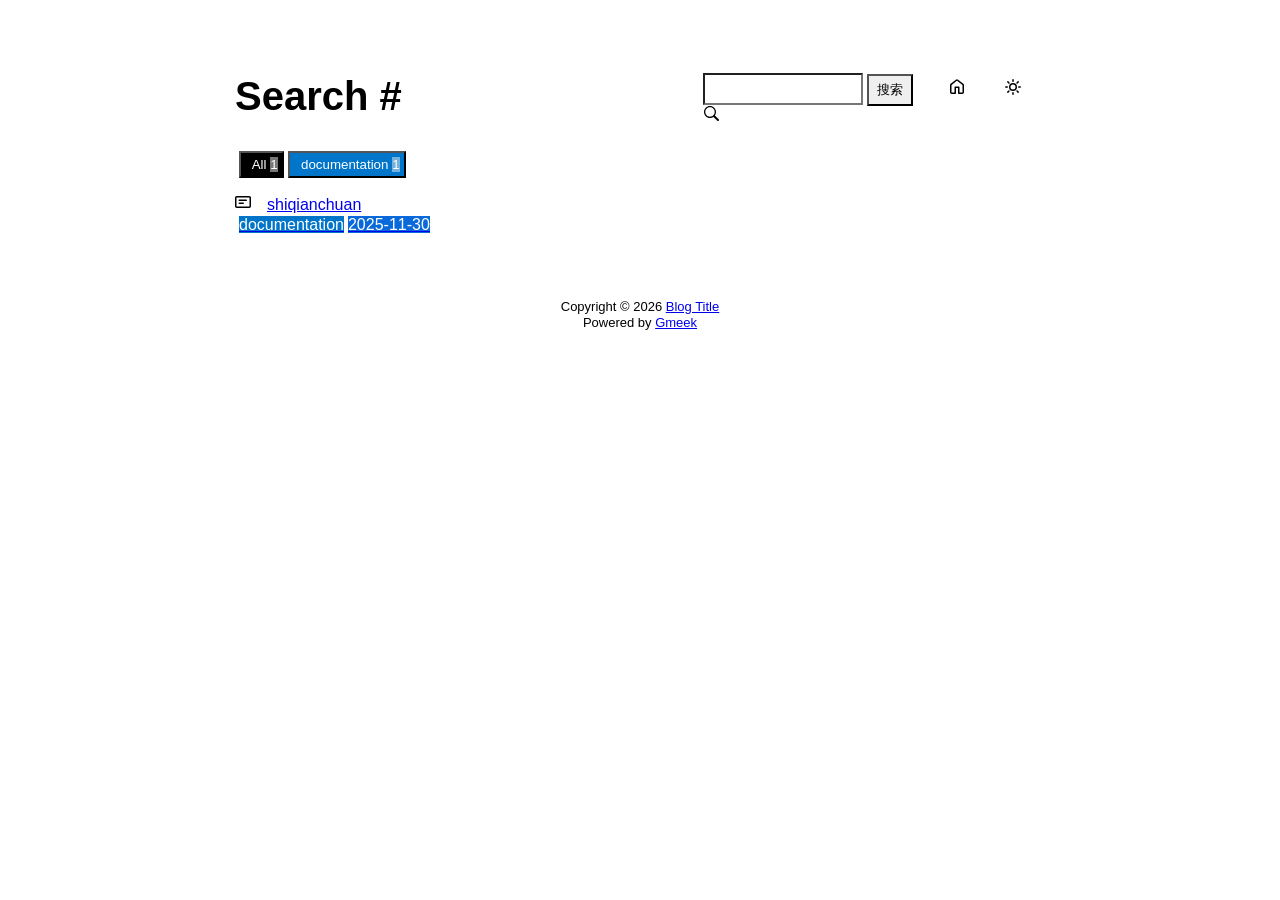
<file: docs/tag.html>
<!DOCTYPE html>
<html data-color-mode="light" data-dark-theme="dark" data-light-theme="light" lang="zh-CN">
<head>
    <meta content="text/html; charset=utf-8" http-equiv="content-type" />
    <meta name="viewport" content="width=device-width,initial-scale=1.0">
    <meta http-equiv="X-UA-Compatible" content="IE=edge">
    <link href='https://mirrors.sustech.edu.cn/cdnjs/ajax/libs/Primer/21.0.7/primer.css' rel='stylesheet' />
    
    <link rel="icon" href="https://github.githubassets.com/favicons/favicon.svg"><script>
        let theme = localStorage.getItem("meek_theme") || "light";
        document.documentElement.setAttribute("data-color-mode", theme);
    </script>
<meta name="description" content="Blog Title search page">
<title>Blog Title - Tag</title>

</head>
<style>
body{box-sizing: border-box;min-width: 200px;max-width: 900px;margin: 20px auto;padding: 45px;font-size: 16px;font-family: sans-serif;line-height: 1.25;}
#header{display:flex;padding-bottom:8px;border-bottom: 1px solid var(--borderColor-muted, var(--color-border-muted));margin-bottom: 16px;}
#footer {margin-top:64px; text-align: center;font-size: small;}

</style>

<style>
.tagTitle{margin:auto 0;font-size:40px;font-weight:bold;overflow:hidden;white-space:nowrap;text-overflow:ellipsis;}
.title-right{display:flex;margin:auto 0 0 auto;}
.title-right .circle{padding: 14px 16px;margin-right:8px;}

.subnav-search{width:222px;margin-top:8px;margin-right:8px;}
.subnav-search-input{width:160px;border-top-right-radius:0px;border-bottom-right-radius:0px;}
.subnav-search button{padding:5px 8px;border-top-left-radius:0px;border-bottom-left-radius:0px;}

.SideNav-icon{margin-right:16px}
.Label{color: #fff;margin-left:4px;}
#taglabel .Label {margin-bottom:8px;}
.Counter{color:#fff;background-color:rgba(234, 238, 242, 0.5)}

.genTime{float: right;}
.d-flex{min-width:0;}
.listTitle{overflow:hidden;white-space:nowrap;text-overflow: ellipsis;max-width: 100%;}
.listLabels{white-space:nowrap;}

@media (max-width: 600px) {
    body { padding: 8px;}
    .tagTitle{display:none;}
    .LabelTime{display:none;}
}
</style>


<body>
    <div id="header">
<span class="tagTitle"><span>Loading</span><span class="AnimatedEllipsis"></span></span>
<div class="title-right">
    <div class="subnav-search">
        <input type="search" class="form-control subnav-search-input float-left" aria-label="Search site" value="" style="height:32px;">
        <button class="btn float-left" type="submit" onclick="javascript:searchShow()">搜索</button>
        <svg class="subnav-search-icon octicon octicon-search" width="16" height="16" viewBox="0 0 16 16" aria-hidden="true">
            <path id="searchSVG" fill-rule="evenodd"></path>
        </svg>
    </div>
    <a href="https://qianchuanshi.github.io" id="buttonHome" class="btn btn-invisible circle" title="首页">
        <svg class="octicon" width="16" height="16">
            <path id="pathHome" fill-rule="evenodd"></path>
        </svg>
    </a>
    <a class="btn btn-invisible circle" onclick="modeSwitch()" title="切换主题">
        <svg class="octicon" width="16" height="16" >
            <path id="themeSwitch" fill-rule="evenodd"></path>
        </svg>
    </a>
</div>
</div>
    <div id="content">
<div id="taglabel" style="margin-bottom:8px;"></div>
<nav class="SideNav"></nav>
<div class="notFind" style="display:none;font-size:24px;margin:8px;">Not Find</div>
</div>
    <div id="footer"><div id="footer1">Copyright © <span id="copyrightYear"></span> <a href="https://qianchuanshi.github.io">Blog Title</a></div>
<div id="footer2">
    <span id="runday"></span><span>Powered by <a href="https://meekdai.com/Gmeek.html" target="_blank">Gmeek</a></span>
</div>

<script>
var now=new Date();
document.getElementById("copyrightYear").innerHTML=now.getFullYear();

if(""!=""){
    var startSite=new Date("");
    var diff=now.getTime()-startSite.getTime();
    var diffDay=Math.floor(diff/(1000*60*60*24));
    document.getElementById("runday").innerHTML="网站运行"+diffDay+"天"+" • ";
}
</script></div>
</body>
<script>
var IconList={'sun': 'M8 10.5a2.5 2.5 0 100-5 2.5 2.5 0 000 5zM8 12a4 4 0 100-8 4 4 0 000 8zM8 0a.75.75 0 01.75.75v1.5a.75.75 0 01-1.5 0V.75A.75.75 0 018 0zm0 13a.75.75 0 01.75.75v1.5a.75.75 0 01-1.5 0v-1.5A.75.75 0 018 13zM2.343 2.343a.75.75 0 011.061 0l1.06 1.061a.75.75 0 01-1.06 1.06l-1.06-1.06a.75.75 0 010-1.06zm9.193 9.193a.75.75 0 011.06 0l1.061 1.06a.75.75 0 01-1.06 1.061l-1.061-1.06a.75.75 0 010-1.061zM16 8a.75.75 0 01-.75.75h-1.5a.75.75 0 010-1.5h1.5A.75.75 0 0116 8zM3 8a.75.75 0 01-.75.75H.75a.75.75 0 010-1.5h1.5A.75.75 0 013 8zm10.657-5.657a.75.75 0 010 1.061l-1.061 1.06a.75.75 0 11-1.06-1.06l1.06-1.06a.75.75 0 011.06 0zm-9.193 9.193a.75.75 0 010 1.06l-1.06 1.061a.75.75 0 11-1.061-1.06l1.06-1.061a.75.75 0 011.061 0z', 'moon': 'M9.598 1.591a.75.75 0 01.785-.175 7 7 0 11-8.967 8.967.75.75 0 01.961-.96 5.5 5.5 0 007.046-7.046.75.75 0 01.175-.786zm1.616 1.945a7 7 0 01-7.678 7.678 5.5 5.5 0 107.678-7.678z', 'sync': 'M1.705 8.005a.75.75 0 0 1 .834.656 5.5 5.5 0 0 0 9.592 2.97l-1.204-1.204a.25.25 0 0 1 .177-.427h3.646a.25.25 0 0 1 .25.25v3.646a.25.25 0 0 1-.427.177l-1.38-1.38A7.002 7.002 0 0 1 1.05 8.84a.75.75 0 0 1 .656-.834ZM8 2.5a5.487 5.487 0 0 0-4.131 1.869l1.204 1.204A.25.25 0 0 1 4.896 6H1.25A.25.25 0 0 1 1 5.75V2.104a.25.25 0 0 1 .427-.177l1.38 1.38A7.002 7.002 0 0 1 14.95 7.16a.75.75 0 0 1-1.49.178A5.5 5.5 0 0 0 8 2.5Z', 'home': 'M6.906.664a1.749 1.749 0 0 1 2.187 0l5.25 4.2c.415.332.657.835.657 1.367v7.019A1.75 1.75 0 0 1 13.25 15h-3.5a.75.75 0 0 1-.75-.75V9H7v5.25a.75.75 0 0 1-.75.75h-3.5A1.75 1.75 0 0 1 1 13.25V6.23c0-.531.242-1.034.657-1.366l5.25-4.2Zm1.25 1.171a.25.25 0 0 0-.312 0l-5.25 4.2a.25.25 0 0 0-.094.196v7.019c0 .138.112.25.25.25H5.5V8.25a.75.75 0 0 1 .75-.75h3.5a.75.75 0 0 1 .75.75v5.25h2.75a.25.25 0 0 0 .25-.25V6.23a.25.25 0 0 0-.094-.195Z', 'search': 'M15.7 13.3l-3.81-3.83A5.93 5.93 0 0 0 13 6c0-3.31-2.69-6-6-6S1 2.69 1 6s2.69 6 6 6c1.3 0 2.48-.41 3.47-1.11l3.83 3.81c.19.2.45.3.7.3.25 0 .52-.09.7-.3a.996.996 0 0 0 0-1.41v.01zM7 10.7c-2.59 0-4.7-2.11-4.7-4.7 0-2.59 2.11-4.7 4.7-4.7 2.59 0 4.7 2.11 4.7 4.7 0 2.59-2.11 4.7-4.7 4.7z', 'post': 'M0 3.75C0 2.784.784 2 1.75 2h12.5c.966 0 1.75.784 1.75 1.75v8.5A1.75 1.75 0 0 1 14.25 14H1.75A1.75 1.75 0 0 1 0 12.25Zm1.75-.25a.25.25 0 0 0-.25.25v8.5c0 .138.112.25.25.25h12.5a.25.25 0 0 0 .25-.25v-8.5a.25.25 0 0 0-.25-.25ZM3.5 6.25a.75.75 0 0 1 .75-.75h7a.75.75 0 0 1 0 1.5h-7a.75.75 0 0 1-.75-.75Zm.75 2.25h4a.75.75 0 0 1 0 1.5h-4a.75.75 0 0 1 0-1.5Z'};
var utterancesLoad=0;

let themeSettings={
    "dark": ["dark","moon","#00f0ff","dark-blue"],
    "light": ["light","sun","#ff5000","github-light"],
    "auto": ["auto","sync","","preferred-color-scheme"]
};
function changeTheme(mode, icon, color, utheme){
    document.documentElement.setAttribute("data-color-mode",mode);
    document.getElementById("themeSwitch").setAttribute("d",value=IconList[icon]);
    document.getElementById("themeSwitch").parentNode.style.color=color;
    if(utterancesLoad==1){utterancesTheme(utheme);}
}
function modeSwitch(){
    let currentMode=document.documentElement.getAttribute('data-color-mode');
    let newMode = currentMode === "light" ? "dark" : currentMode === "dark" ? "auto" : "light";
    localStorage.setItem("meek_theme", newMode);
    if(themeSettings[newMode]){
        changeTheme(...themeSettings[newMode]);
    }
}
function utterancesTheme(theme){
    const message={type:'set-theme',theme: theme};
    const iframe=document.getElementsByClassName('utterances-frame')[0];
    iframe.contentWindow.postMessage(message,'https://utteranc.es');
}
if(themeSettings[theme]){changeTheme(...themeSettings[theme]);}
console.log("\n %c Gmeek last https://github.com/Meekdai/Gmeek \n","padding:5px 0;background:#02d81d;color:#fff");
</script>

<script>
document.getElementById("pathHome").setAttribute("d",IconList["home"]);
document.getElementById("searchSVG").setAttribute("d",IconList["search"]);

tagList=[];
labelsCount={};
jsonData='';
let requestJson="postList.json"
let request=new XMLHttpRequest();
request.open("GET",requestJson);
request.responseType='text';
request.send();
request.onload=function(){
    jsonData=JSON.parse(request.response);
    console.log(jsonData);
    showList(labelsCount);
    setClassDisplay(decodeURI(window.location.hash.slice(1)));
}

function showList(labelsCount){
    let SideNav=document.getElementsByClassName("SideNav")[0];
    SideNav.classList.add("border");
    let taglabel=document.getElementById("taglabel");

    jsonData['labelColorDict']["All"]="#000";
    labelsCount["All"]=0;
    for (let key in jsonData) {
        if (key !== 'labelColorDict' && Array.isArray(jsonData[key]['labels'])) {
            labelsCount["All"]++;
            for (let label of jsonData[key]['labels']) {
                labelsCount[label] = (labelsCount[label] || 0) + 1;
            }
        }
    }

    let sortedLabelsList = Object.keys(labelsCount).sort((a, b) => labelsCount[b] - labelsCount[a]);
    for (let label of sortedLabelsList) {
        tagList.push(label);
        let showLabels = document.createElement("button");
        showLabels.setAttribute("class", "Label");
        showLabels.setAttribute("style", "background-color:" + jsonData['labelColorDict'][label]+";padding:4px;");
        showLabels.innerHTML="&nbsp;&nbsp;"+label+" ";
        showLabels.setAttribute("onclick", "javascript:updateShowTag('" + label + "');");

        let LabelNum=document.createElement("span");
        LabelNum.setAttribute("class","Counter");
        LabelNum.innerHTML=labelsCount[label];
        showLabels.appendChild(LabelNum);
        taglabel.appendChild(showLabels);
    }

    for(i in jsonData){
        if(i!='labelColorDict'){
            let div=document.createElement("div");
            div.setAttribute("class","lists "+jsonData[i]['labels'].join(" "));
            let item=document.createElement("a");
            item.setAttribute("class","SideNav-item d-flex flex-items-center flex-justify-between");
            item.setAttribute("href",jsonData[i]['postUrl']);

            let center=document.createElement("div");
            center.setAttribute("class","d-flex flex-items-center");

            svg=document.createElementNS('http://www.w3.org/2000/svg','svg');
            path=document.createElementNS("http://www.w3.org/2000/svg","path"); 
            span=document.createElement("span");
            svg.setAttributeNS(null,"class","SideNav-icon octicon");
            svg.setAttributeNS(null,"style","width:16px;height:16px");
            path.setAttributeNS(null, "d", IconList["post"]);
            svg.appendChild(path);

            let title=document.createElement("span");
            title.setAttribute("class","listTitle");
            title.innerHTML=jsonData[i]['postTitle'];
            center.appendChild(svg);
            center.appendChild(title);

            let listLabels=document.createElement("div");
            listLabels.setAttribute("class","listLabels");
            
            for(label of jsonData[i]['labels']){
                let LabelName=document.createElement("span");
                LabelName.setAttribute("class","Label LabelName");
                LabelName.setAttribute("style","background-color:"+jsonData['labelColorDict'][label]);
                LabelName.innerHTML=label;
                listLabels.appendChild(LabelName);
            }
            let LabelTime=document.createElement("span");
            LabelTime.setAttribute("class","Label LabelTime");
            LabelTime.setAttribute("style","background-color:"+jsonData[i]['dateLabelColor']);
            LabelTime.innerHTML=jsonData[i]['createdDate'];
            listLabels.appendChild(LabelTime);

            item.appendChild(center);
            item.appendChild(listLabels);
            div.appendChild(item);
            SideNav.appendChild(div);
        }
    }
}

function updateShowTag(label){
    if(window.location.hash.slice(1)!=encodeURI(label)){
        window.location.hash="#"+(label);
        setClassDisplay(label);
    }
}

function setClassDisplay(label){
    let lists = document.getElementsByClassName("lists");
    let tagTitle = document.getElementsByClassName("tagTitle")[0];
    tagTitle.innerHTML="Tag #"+label;
    document.title=label+" - Blog Title";
    document.getElementsByClassName("subnav-search-input")[0].value='';
    if(label=="All"){
        for(let i = 0; i < lists.length; i++){lists[i].style.display='block';}
        document.getElementsByClassName("notFind")[0].style.display='none';
    }
    else if(tagList.indexOf(label)!=-1){
        for(let i = 0; i < lists.length; i++){
            lists[i].style.display='none';
        }

        let labels = document.getElementsByClassName(label);
        for(let i = 0; i < labels.length; i++){
            labels[i].style.display='block';
        }
        document.getElementsByClassName("notFind")[0].style.display='none';
    }
    else{
        document.getElementsByClassName("subnav-search-input")[0].value=label;
        searchShow();
    }
}

function searchShow(){
    let lists = document.getElementsByClassName("lists");
    let tagTitle = document.getElementsByClassName("tagTitle")[0];
    let searchInput = document.getElementsByClassName("subnav-search-input")[0].value;
    tagTitle.innerHTML="Search #"+searchInput;
    if(searchInput==''){document.title="Search - Blog Title";}
    else{document.title=searchInput+" - Blog Title";}
    let a=0;
    window.location.hash="#"+(searchInput);
    for(let i = 0; i < lists.length; i++){
        if(lists[i].childNodes[0].childNodes[0].childNodes[1].innerHTML.toUpperCase().indexOf(searchInput.toUpperCase())==-1){lists[i].style.display='none';}
        else{lists[i].style.display='block';a=a+1;}
    }
    if(a==0){
        let notFind=document.getElementsByClassName("notFind")[0];
        notFind.style.display='block';
        notFind.innerHTML='Not Find "'+searchInput+'"';
    }
    else{document.getElementsByClassName("notFind")[0].style.display='none';}
}

</script>

</html>
</file>
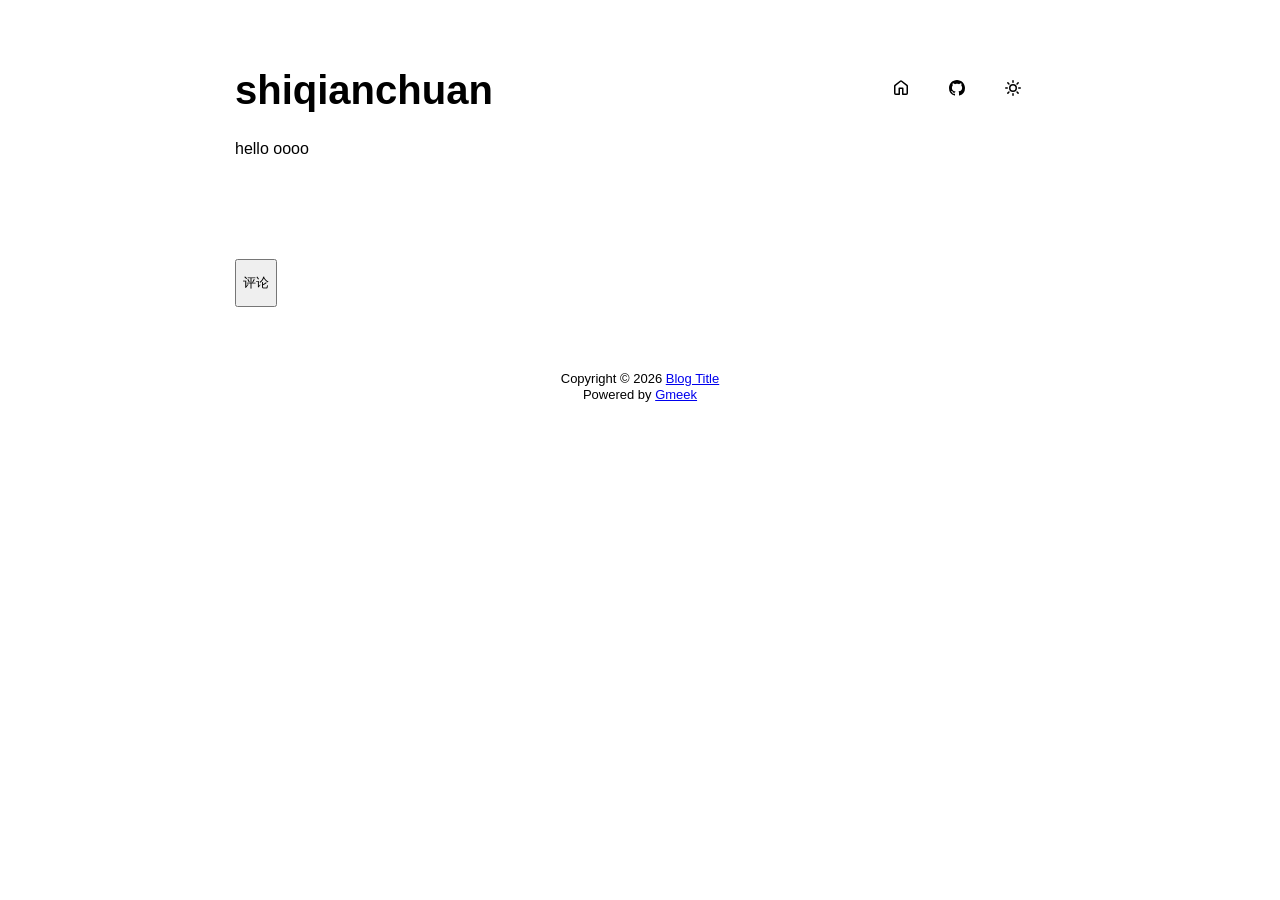
<file: docs/post/shiqianchuan.html>
<!DOCTYPE html>
<html data-color-mode="light" data-dark-theme="dark" data-light-theme="light" lang="zh-CN">
<head>
    <meta content="text/html; charset=utf-8" http-equiv="content-type" />
    <meta name="viewport" content="width=device-width,initial-scale=1.0">
    <meta http-equiv="X-UA-Compatible" content="IE=edge">
    <link href='https://mirrors.sustech.edu.cn/cdnjs/ajax/libs/Primer/21.0.7/primer.css' rel='stylesheet' />
    
    <link rel="icon" href="https://github.githubassets.com/favicons/favicon.svg"><script>
        let theme = localStorage.getItem("meek_theme") || "light";
        document.documentElement.setAttribute("data-color-mode", theme);
    </script>
<meta name="description" content="hello oooo。">
<meta property="og:title" content="shiqianchuan">
<meta property="og:description" content="hello oooo。">
<meta property="og:type" content="article">
<meta property="og:url" content="https://qianchuanshi.github.io/post/shiqianchuan.html">
<meta property="og:image" content="https://github.githubassets.com/favicons/favicon.svg">
<title>shiqianchuan</title>



</head>
<style>
body{box-sizing: border-box;min-width: 200px;max-width: 900px;margin: 20px auto;padding: 45px;font-size: 16px;font-family: sans-serif;line-height: 1.25;}
#header{display:flex;padding-bottom:8px;border-bottom: 1px solid var(--borderColor-muted, var(--color-border-muted));margin-bottom: 16px;}
#footer {margin-top:64px; text-align: center;font-size: small;}

</style>

<style>
.postTitle{margin: auto 0;font-size:40px;font-weight:bold;}
.title-right{display:flex;margin:auto 0 0 auto;}
.title-right .circle{padding: 14px 16px;margin-right:8px;}
#postBody{border-bottom: 1px solid var(--color-border-default);padding-bottom:36px;}
#postBody hr{height:2px;}
#cmButton{height:48px;margin-top:48px;}
#comments{margin-top:64px;}
.g-emoji{font-size:24px;}
@media (max-width: 600px) {
    body {padding: 8px;}
    .postTitle{font-size:24px;}
}

</style>




<body>
    <div id="header">
<h1 class="postTitle">shiqianchuan</h1>
<div class="title-right">
    <a href="https://qianchuanshi.github.io" id="buttonHome" class="btn btn-invisible circle" title="首页">
        <svg class="octicon" width="16" height="16">
            <path id="pathHome" fill-rule="evenodd"></path>
        </svg>
    </a>
    
    <a href="https://github.com/qianchuanshi/qianchuanshi.github.io/issues/1" target="_blank" class="btn btn-invisible circle" title="Issue">
        <svg class="octicon" width="16" height="16">
            <path id="pathIssue" fill-rule="evenodd"></path>
        </svg>
    </a>
    

    <a class="btn btn-invisible circle" onclick="modeSwitch();" title="切换主题">
        <svg class="octicon" width="16" height="16" >
            <path id="themeSwitch" fill-rule="evenodd"></path>
        </svg>
    </a>

</div>
</div>
    <div id="content">
<div class="markdown-body" id="postBody"><p>hello oooo</p></div>
<div style="font-size:small;margin-top:8px;float:right;"></div>

<button class="btn btn-block" type="button" onclick="openComments()" id="cmButton">评论</button>
<div class="comments" id="comments"></div>

</div>
    <div id="footer"><div id="footer1">Copyright © <span id="copyrightYear"></span> <a href="https://qianchuanshi.github.io">Blog Title</a></div>
<div id="footer2">
    <span id="runday"></span><span>Powered by <a href="https://meekdai.com/Gmeek.html" target="_blank">Gmeek</a></span>
</div>

<script>
var now=new Date();
document.getElementById("copyrightYear").innerHTML=now.getFullYear();

if(""!=""){
    var startSite=new Date("");
    var diff=now.getTime()-startSite.getTime();
    var diffDay=Math.floor(diff/(1000*60*60*24));
    document.getElementById("runday").innerHTML="网站运行"+diffDay+"天"+" • ";
}
</script></div>
</body>
<script>
var IconList={'sun': 'M8 10.5a2.5 2.5 0 100-5 2.5 2.5 0 000 5zM8 12a4 4 0 100-8 4 4 0 000 8zM8 0a.75.75 0 01.75.75v1.5a.75.75 0 01-1.5 0V.75A.75.75 0 018 0zm0 13a.75.75 0 01.75.75v1.5a.75.75 0 01-1.5 0v-1.5A.75.75 0 018 13zM2.343 2.343a.75.75 0 011.061 0l1.06 1.061a.75.75 0 01-1.06 1.06l-1.06-1.06a.75.75 0 010-1.06zm9.193 9.193a.75.75 0 011.06 0l1.061 1.06a.75.75 0 01-1.06 1.061l-1.061-1.06a.75.75 0 010-1.061zM16 8a.75.75 0 01-.75.75h-1.5a.75.75 0 010-1.5h1.5A.75.75 0 0116 8zM3 8a.75.75 0 01-.75.75H.75a.75.75 0 010-1.5h1.5A.75.75 0 013 8zm10.657-5.657a.75.75 0 010 1.061l-1.061 1.06a.75.75 0 11-1.06-1.06l1.06-1.06a.75.75 0 011.06 0zm-9.193 9.193a.75.75 0 010 1.06l-1.06 1.061a.75.75 0 11-1.061-1.06l1.06-1.061a.75.75 0 011.061 0z', 'moon': 'M9.598 1.591a.75.75 0 01.785-.175 7 7 0 11-8.967 8.967.75.75 0 01.961-.96 5.5 5.5 0 007.046-7.046.75.75 0 01.175-.786zm1.616 1.945a7 7 0 01-7.678 7.678 5.5 5.5 0 107.678-7.678z', 'sync': 'M1.705 8.005a.75.75 0 0 1 .834.656 5.5 5.5 0 0 0 9.592 2.97l-1.204-1.204a.25.25 0 0 1 .177-.427h3.646a.25.25 0 0 1 .25.25v3.646a.25.25 0 0 1-.427.177l-1.38-1.38A7.002 7.002 0 0 1 1.05 8.84a.75.75 0 0 1 .656-.834ZM8 2.5a5.487 5.487 0 0 0-4.131 1.869l1.204 1.204A.25.25 0 0 1 4.896 6H1.25A.25.25 0 0 1 1 5.75V2.104a.25.25 0 0 1 .427-.177l1.38 1.38A7.002 7.002 0 0 1 14.95 7.16a.75.75 0 0 1-1.49.178A5.5 5.5 0 0 0 8 2.5Z', 'home': 'M6.906.664a1.749 1.749 0 0 1 2.187 0l5.25 4.2c.415.332.657.835.657 1.367v7.019A1.75 1.75 0 0 1 13.25 15h-3.5a.75.75 0 0 1-.75-.75V9H7v5.25a.75.75 0 0 1-.75.75h-3.5A1.75 1.75 0 0 1 1 13.25V6.23c0-.531.242-1.034.657-1.366l5.25-4.2Zm1.25 1.171a.25.25 0 0 0-.312 0l-5.25 4.2a.25.25 0 0 0-.094.196v7.019c0 .138.112.25.25.25H5.5V8.25a.75.75 0 0 1 .75-.75h3.5a.75.75 0 0 1 .75.75v5.25h2.75a.25.25 0 0 0 .25-.25V6.23a.25.25 0 0 0-.094-.195Z', 'github': 'M8 0c4.42 0 8 3.58 8 8a8.013 8.013 0 0 1-5.45 7.59c-.4.08-.55-.17-.55-.38 0-.27.01-1.13.01-2.2 0-.75-.25-1.23-.54-1.48 1.78-.2 3.65-.88 3.65-3.95 0-.88-.31-1.59-.82-2.15.08-.2.36-1.02-.08-2.12 0 0-.67-.22-2.2.82-.64-.18-1.32-.27-2-.27-.68 0-1.36.09-2 .27-1.53-1.03-2.2-.82-2.2-.82-.44 1.1-.16 1.92-.08 2.12-.51.56-.82 1.28-.82 2.15 0 3.06 1.86 3.75 3.64 3.95-.23.2-.44.55-.51 1.07-.46.21-1.61.55-2.33-.66-.15-.24-.6-.83-1.23-.82-.67.01-.27.38.01.53.34.19.73.9.82 1.13.16.45.68 1.31 2.69.94 0 .67.01 1.3.01 1.49 0 .21-.15.45-.55.38A7.995 7.995 0 0 1 0 8c0-4.42 3.58-8 8-8Z'};
var utterancesLoad=0;

let themeSettings={
    "dark": ["dark","moon","#00f0ff","dark-blue"],
    "light": ["light","sun","#ff5000","github-light"],
    "auto": ["auto","sync","","preferred-color-scheme"]
};
function changeTheme(mode, icon, color, utheme){
    document.documentElement.setAttribute("data-color-mode",mode);
    document.getElementById("themeSwitch").setAttribute("d",value=IconList[icon]);
    document.getElementById("themeSwitch").parentNode.style.color=color;
    if(utterancesLoad==1){utterancesTheme(utheme);}
}
function modeSwitch(){
    let currentMode=document.documentElement.getAttribute('data-color-mode');
    let newMode = currentMode === "light" ? "dark" : currentMode === "dark" ? "auto" : "light";
    localStorage.setItem("meek_theme", newMode);
    if(themeSettings[newMode]){
        changeTheme(...themeSettings[newMode]);
    }
}
function utterancesTheme(theme){
    const message={type:'set-theme',theme: theme};
    const iframe=document.getElementsByClassName('utterances-frame')[0];
    iframe.contentWindow.postMessage(message,'https://utteranc.es');
}
if(themeSettings[theme]){changeTheme(...themeSettings[theme]);}
console.log("\n %c Gmeek last https://github.com/Meekdai/Gmeek \n","padding:5px 0;background:#02d81d;color:#fff");
</script>

<script>
document.getElementById("pathHome").setAttribute("d",IconList["home"]);
document.getElementById("pathIssue").setAttribute("d",IconList["github"]);



function openComments(){
    cm=document.getElementById("comments");
    cmButton=document.getElementById("cmButton");
    cmButton.innerHTML="loading";
    span=document.createElement("span");
    span.setAttribute("class","AnimatedEllipsis");
    cmButton.appendChild(span);

    script=document.createElement("script");
    script.setAttribute("src","https://utteranc.es/client.js");
    script.setAttribute("repo","qianchuanshi/qianchuanshi.github.io");
    script.setAttribute("issue-term","title");
    
    if(localStorage.getItem("meek_theme")=="dark"){script.setAttribute("theme","dark-blue");}
    else if(localStorage.getItem("meek_theme")=="light") {script.setAttribute("theme","github-light");}
    else{script.setAttribute("theme","preferred-color-scheme");}
    
    script.setAttribute("crossorigin","anonymous");
    script.setAttribute("async","");
    cm.appendChild(script);

    int=self.setInterval("iFrameLoading()",200);
}

function iFrameLoading(){
    var utterances=document.getElementsByClassName('utterances');
    if(utterances.length==1){
        if(utterances[0].style.height!=""){
            utterancesLoad=1;
            int=window.clearInterval(int);
            document.getElementById("cmButton").style.display="none";
            console.log("utterances Load OK");
        }
    }
}



</script>


</html>
</file>
<file: site_libs/quarto-html/tippy.css>
.tippy-box[data-animation=fade][data-state=hidden]{opacity:0}[data-tippy-root]{max-width:calc(100vw - 10px)}.tippy-box{position:relative;background-color:#333;color:#fff;border-radius:4px;font-size:14px;line-height:1.4;white-space:normal;outline:0;transition-property:transform,visibility,opacity}.tippy-box[data-placement^=top]>.tippy-arrow{bottom:0}.tippy-box[data-placement^=top]>.tippy-arrow:before{bottom:-7px;left:0;border-width:8px 8px 0;border-top-color:initial;transform-origin:center top}.tippy-box[data-placement^=bottom]>.tippy-arrow{top:0}.tippy-box[data-placement^=bottom]>.tippy-arrow:before{top:-7px;left:0;border-width:0 8px 8px;border-bottom-color:initial;transform-origin:center bottom}.tippy-box[data-placement^=left]>.tippy-arrow{right:0}.tippy-box[data-placement^=left]>.tippy-arrow:before{border-width:8px 0 8px 8px;border-left-color:initial;right:-7px;transform-origin:center left}.tippy-box[data-placement^=right]>.tippy-arrow{left:0}.tippy-box[data-placement^=right]>.tippy-arrow:before{left:-7px;border-width:8px 8px 8px 0;border-right-color:initial;transform-origin:center right}.tippy-box[data-inertia][data-state=visible]{transition-timing-function:cubic-bezier(.54,1.5,.38,1.11)}.tippy-arrow{width:16px;height:16px;color:#333}.tippy-arrow:before{content:"";position:absolute;border-color:transparent;border-style:solid}.tippy-content{position:relative;padding:5px 9px;z-index:1}
</file>
<file: site_libs/quarto-html/quarto-syntax-highlighting-845c23b38eaddc0f92fda52bfe77a8c8.css>
/* quarto syntax highlight colors */
:root {
  --quarto-hl-ot-color: #003B4F;
  --quarto-hl-at-color: #657422;
  --quarto-hl-ss-color: #20794D;
  --quarto-hl-an-color: #5E5E5E;
  --quarto-hl-fu-color: #4758AB;
  --quarto-hl-st-color: #20794D;
  --quarto-hl-cf-color: #003B4F;
  --quarto-hl-op-color: #5E5E5E;
  --quarto-hl-er-color: #AD0000;
  --quarto-hl-bn-color: #AD0000;
  --quarto-hl-al-color: #AD0000;
  --quarto-hl-va-color: #111111;
  --quarto-hl-bu-color: inherit;
  --quarto-hl-ex-color: inherit;
  --quarto-hl-pp-color: #AD0000;
  --quarto-hl-in-color: #5E5E5E;
  --quarto-hl-vs-color: #20794D;
  --quarto-hl-wa-color: #5E5E5E;
  --quarto-hl-do-color: #5E5E5E;
  --quarto-hl-im-color: #00769E;
  --quarto-hl-ch-color: #20794D;
  --quarto-hl-dt-color: #AD0000;
  --quarto-hl-fl-color: #AD0000;
  --quarto-hl-co-color: #5E5E5E;
  --quarto-hl-cv-color: #5E5E5E;
  --quarto-hl-cn-color: #8f5902;
  --quarto-hl-sc-color: #5E5E5E;
  --quarto-hl-dv-color: #AD0000;
  --quarto-hl-kw-color: #003B4F;
}

/* other quarto variables */
:root {
  --quarto-font-monospace: SFMono-Regular, Menlo, Monaco, Consolas, "Liberation Mono", "Courier New", monospace;
}

/* syntax highlight based on Pandoc's rules */
pre > code.sourceCode > span {
  color: #003B4F;
}

code.sourceCode > span {
  color: #003B4F;
}

div.sourceCode,
div.sourceCode pre.sourceCode {
  color: #003B4F;
}

/* Normal */
code span {
  color: #003B4F;
}

/* Alert */
code span.al {
  color: #AD0000;
  font-style: inherit;
}

/* Annotation */
code span.an {
  color: #5E5E5E;
  font-style: inherit;
}

/* Attribute */
code span.at {
  color: #657422;
  font-style: inherit;
}

/* BaseN */
code span.bn {
  color: #AD0000;
  font-style: inherit;
}

/* BuiltIn */
code span.bu {
  font-style: inherit;
}

/* ControlFlow */
code span.cf {
  color: #003B4F;
  font-weight: bold;
  font-style: inherit;
}

/* Char */
code span.ch {
  color: #20794D;
  font-style: inherit;
}

/* Constant */
code span.cn {
  color: #8f5902;
  font-style: inherit;
}

/* Comment */
code span.co {
  color: #5E5E5E;
  font-style: inherit;
}

/* CommentVar */
code span.cv {
  color: #5E5E5E;
  font-style: italic;
}

/* Documentation */
code span.do {
  color: #5E5E5E;
  font-style: italic;
}

/* DataType */
code span.dt {
  color: #AD0000;
  font-style: inherit;
}

/* DecVal */
code span.dv {
  color: #AD0000;
  font-style: inherit;
}

/* Error */
code span.er {
  color: #AD0000;
  font-style: inherit;
}

/* Extension */
code span.ex {
  font-style: inherit;
}

/* Float */
code span.fl {
  color: #AD0000;
  font-style: inherit;
}

/* Function */
code span.fu {
  color: #4758AB;
  font-style: inherit;
}

/* Import */
code span.im {
  color: #00769E;
  font-style: inherit;
}

/* Information */
code span.in {
  color: #5E5E5E;
  font-style: inherit;
}

/* Keyword */
code span.kw {
  color: #003B4F;
  font-weight: bold;
  font-style: inherit;
}

/* Operator */
code span.op {
  color: #5E5E5E;
  font-style: inherit;
}

/* Other */
code span.ot {
  color: #003B4F;
  font-style: inherit;
}

/* Preprocessor */
code span.pp {
  color: #AD0000;
  font-style: inherit;
}

/* SpecialChar */
code span.sc {
  color: #5E5E5E;
  font-style: inherit;
}

/* SpecialString */
code span.ss {
  color: #20794D;
  font-style: inherit;
}

/* String */
code span.st {
  color: #20794D;
  font-style: inherit;
}

/* Variable */
code span.va {
  color: #111111;
  font-style: inherit;
}

/* VerbatimString */
code span.vs {
  color: #20794D;
  font-style: inherit;
}

/* Warning */
code span.wa {
  color: #5E5E5E;
  font-style: italic;
}

.prevent-inlining {
  content: "</";
}

/*# sourceMappingURL=ac89f0bb514bba72461919f78549e31c.css.map */
</file>
<file: site_libs/quarto-html/quarto-syntax-highlighting-dark-f418161beb48e0141c760e455f12af2c.css>
/* quarto syntax highlight colors */
:root {
  --quarto-hl-al-color: #f07178;
  --quarto-hl-an-color: #d4d0ab;
  --quarto-hl-at-color: #00e0e0;
  --quarto-hl-bn-color: #d4d0ab;
  --quarto-hl-bu-color: #abe338;
  --quarto-hl-ch-color: #abe338;
  --quarto-hl-co-color: #f8f8f2;
  --quarto-hl-cv-color: #ffd700;
  --quarto-hl-cn-color: #ffd700;
  --quarto-hl-cf-color: #ffa07a;
  --quarto-hl-dt-color: #ffa07a;
  --quarto-hl-dv-color: #d4d0ab;
  --quarto-hl-do-color: #f8f8f2;
  --quarto-hl-er-color: #f07178;
  --quarto-hl-ex-color: #00e0e0;
  --quarto-hl-fl-color: #d4d0ab;
  --quarto-hl-fu-color: #ffa07a;
  --quarto-hl-im-color: #abe338;
  --quarto-hl-in-color: #d4d0ab;
  --quarto-hl-kw-color: #ffa07a;
  --quarto-hl-op-color: #ffa07a;
  --quarto-hl-ot-color: #00e0e0;
  --quarto-hl-pp-color: #dcc6e0;
  --quarto-hl-re-color: #00e0e0;
  --quarto-hl-sc-color: #abe338;
  --quarto-hl-ss-color: #abe338;
  --quarto-hl-st-color: #abe338;
  --quarto-hl-va-color: #00e0e0;
  --quarto-hl-vs-color: #abe338;
  --quarto-hl-wa-color: #dcc6e0;
}

/* other quarto variables */
:root {
  --quarto-font-monospace: SFMono-Regular, Menlo, Monaco, Consolas, "Liberation Mono", "Courier New", monospace;
}

/* syntax highlight based on Pandoc's rules */
pre > code.sourceCode > span {
  color: #f8f8f2;
}

code.sourceCode > span {
  color: #f8f8f2;
}

div.sourceCode,
div.sourceCode pre.sourceCode {
  color: #f8f8f2;
}

/* Normal */
code span {
  color: #f8f8f2;
}

/* Alert */
code span.al {
  color: #f07178;
}

/* Annotation */
code span.an {
  color: #d4d0ab;
}

/* Attribute */
code span.at {
  color: #00e0e0;
}

/* BaseN */
code span.bn {
  color: #d4d0ab;
}

/* BuiltIn */
code span.bu {
  color: #abe338;
}

/* ControlFlow */
code span.cf {
  font-weight: bold;
  color: #ffa07a;
}

/* Char */
code span.ch {
  color: #abe338;
}

/* Constant */
code span.cn {
  color: #ffd700;
}

/* Comment */
code span.co {
  font-style: italic;
  color: #f8f8f2;
}

/* CommentVar */
code span.cv {
  color: #ffd700;
}

/* Documentation */
code span.do {
  color: #f8f8f2;
}

/* DataType */
code span.dt {
  color: #ffa07a;
}

/* DecVal */
code span.dv {
  color: #d4d0ab;
}

/* Error */
code span.er {
  color: #f07178;
  text-decoration: underline;
}

/* Extension */
code span.ex {
  font-weight: bold;
  color: #00e0e0;
}

/* Float */
code span.fl {
  color: #d4d0ab;
}

/* Function */
code span.fu {
  color: #ffa07a;
}

/* Import */
code span.im {
  color: #abe338;
}

/* Information */
code span.in {
  color: #d4d0ab;
}

/* Keyword */
code span.kw {
  font-weight: bold;
  color: #ffa07a;
}

/* Operator */
code span.op {
  color: #ffa07a;
}

/* Other */
code span.ot {
  color: #00e0e0;
}

/* Preprocessor */
code span.pp {
  color: #dcc6e0;
}

/* RegionMarker */
code span.re {
  background-color: #f8f8f2;
  color: #00e0e0;
}

/* SpecialChar */
code span.sc {
  color: #abe338;
}

/* SpecialString */
code span.ss {
  color: #abe338;
}

/* String */
code span.st {
  color: #abe338;
}

/* Variable */
code span.va {
  color: #00e0e0;
}

/* VerbatimString */
code span.vs {
  color: #abe338;
}

/* Warning */
code span.wa {
  color: #dcc6e0;
}

.prevent-inlining {
  content: "</";
}

/*# sourceMappingURL=378c2a0cc31455d06730fbe37c8f3789.css.map */
</file>
<file: custom.css>
/* Academic profile style with light-yellow + dark modes */

@import url("https://fonts.googleapis.com/css2?family=Source+Serif+4:wght@400;600;700&family=Manrope:wght@400;500;600&display=swap");

:root {
  --ink: #2c2a24;
  --muted: #6a6254;
  --line: #ddd1b2;
  --paper: #fff9ea;
  --paper-2: #fff4d8;
  --brand: #6b4f1d;
  --bg-a: #fff8e6;
  --bg-b: #fff1cc;
  --bg-c: #fffef8;
  --bg-d: #fff6de;
  --banner: rgba(255, 250, 235, 0.9);
  --nav: rgba(255, 249, 233, 0.93);
  --shadow: rgba(128, 102, 58, 0.1);
}

body.quarto-dark {
  --ink: #f2e8cf;
  --muted: #d6c8a2;
  --line: #4b3f29;
  --paper: #141414;
  --paper-2: #0e0e0e;
  --brand: #f4d58d;
  --bg-a: #1b1b1b;
  --bg-b: #111111;
  --bg-c: #080808;
  --bg-d: #050505;
  --banner: rgba(10, 10, 10, 0.96);
  --nav: rgba(8, 8, 8, 0.96);
  --shadow: rgba(0, 0, 0, 0.55);
}

body.quarto-light {
  --ink: #2c2a24;
  --muted: #6a6254;
  --line: #ddd1b2;
  --paper: #fff9ea;
  --paper-2: #fff4d8;
  --brand: #6b4f1d;
  --bg-a: #fff8e6;
  --bg-b: #fff1cc;
  --bg-c: #fffef8;
  --bg-d: #fff6de;
  --banner: rgba(255, 250, 235, 0.9);
  --nav: rgba(255, 249, 233, 0.93);
  --shadow: rgba(128, 102, 58, 0.1);
}

body {
  font-family: "Manrope", "Avenir Next", "Segoe UI", sans-serif;
  color: var(--ink);
  line-height: 1.72;
  background:
    radial-gradient(circle at 20% 0%, var(--bg-a) 0%, transparent 30%),
    radial-gradient(circle at 80% 10%, var(--bg-b) 0%, transparent 28%),
    linear-gradient(180deg, var(--bg-c) 0%, var(--bg-d) 100%);
}

.quarto-title .title,
h1, h2, h3 {
  font-family: "Source Serif 4", "Palatino Linotype", serif;
}

.quarto-title-banner {
  background: var(--banner);
  border-bottom: 1px solid var(--line);
  padding-top: 1.1rem;
  padding-bottom: 1.1rem;
}

main.content {
  max-width: 860px;
  margin: 1.2rem auto 2.2rem auto;
  padding: 1.4rem 1.6rem;
  background: linear-gradient(180deg, var(--paper) 0%, var(--paper-2) 100%);
  border: 1px solid var(--line);
  border-radius: 14px;
  box-shadow: 0 10px 30px var(--shadow);
}

h1 {
  margin-top: 0.4rem;
}

h2, h3 {
  margin-top: 1.5rem;
}

p, li {
  color: var(--ink);
}

.navbar {
  background: var(--nav);
  border-bottom: 1px solid var(--line);
  backdrop-filter: blur(6px);
}

.navbar-nav .nav-link {
  font-weight: 600;
  letter-spacing: 0.01em;
  color: var(--muted) !important;
}

.navbar-nav .nav-link.active {
  color: var(--brand) !important;
  border-bottom: 2px solid var(--brand);
}

a {
  color: var(--brand);
}

a:hover {
  text-decoration-thickness: 2px;
}

.profile-actions {
  display: flex;
  flex-wrap: wrap;
  gap: 0.65rem;
  margin: 1rem 0 1.2rem;
}

.profile-actions a {
  display: inline-flex;
  align-items: center;
  min-height: 2.35rem;
  padding: 0.35rem 0.8rem;
  border: 1px solid var(--line);
  border-radius: 999px;
  background: var(--paper);
  color: var(--brand);
  font-weight: 600;
  text-decoration: none;
}

main.content li + li {
  margin-top: 0.25rem;
}

.quarto-color-scheme-toggle {
  border: 1px solid var(--line) !important;
  border-radius: 999px !important;
  background: var(--paper) !important;
  color: var(--ink) !important;
}

@media (max-width: 768px) {
  main.content {
    margin: 0.8rem auto 1.4rem auto;
    padding: 1rem;
    border-radius: 10px;
  }
}
</file>
